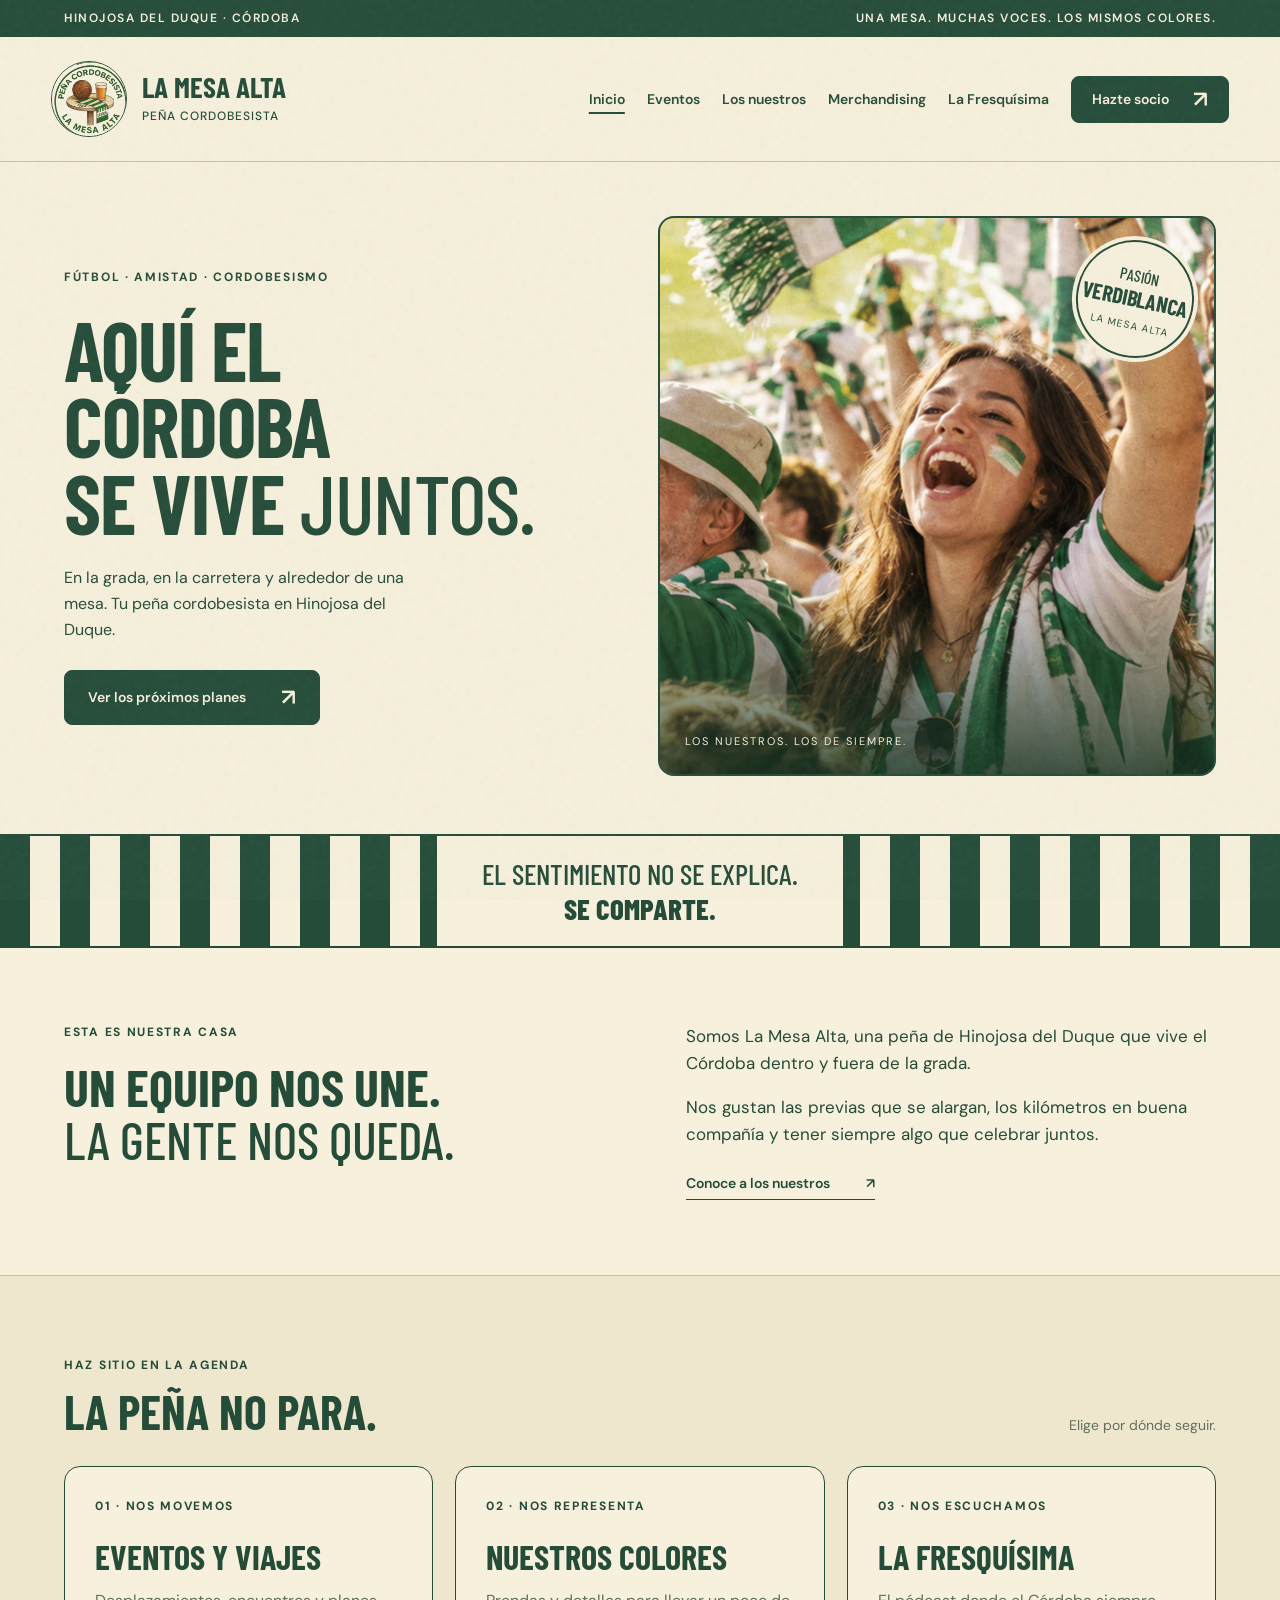
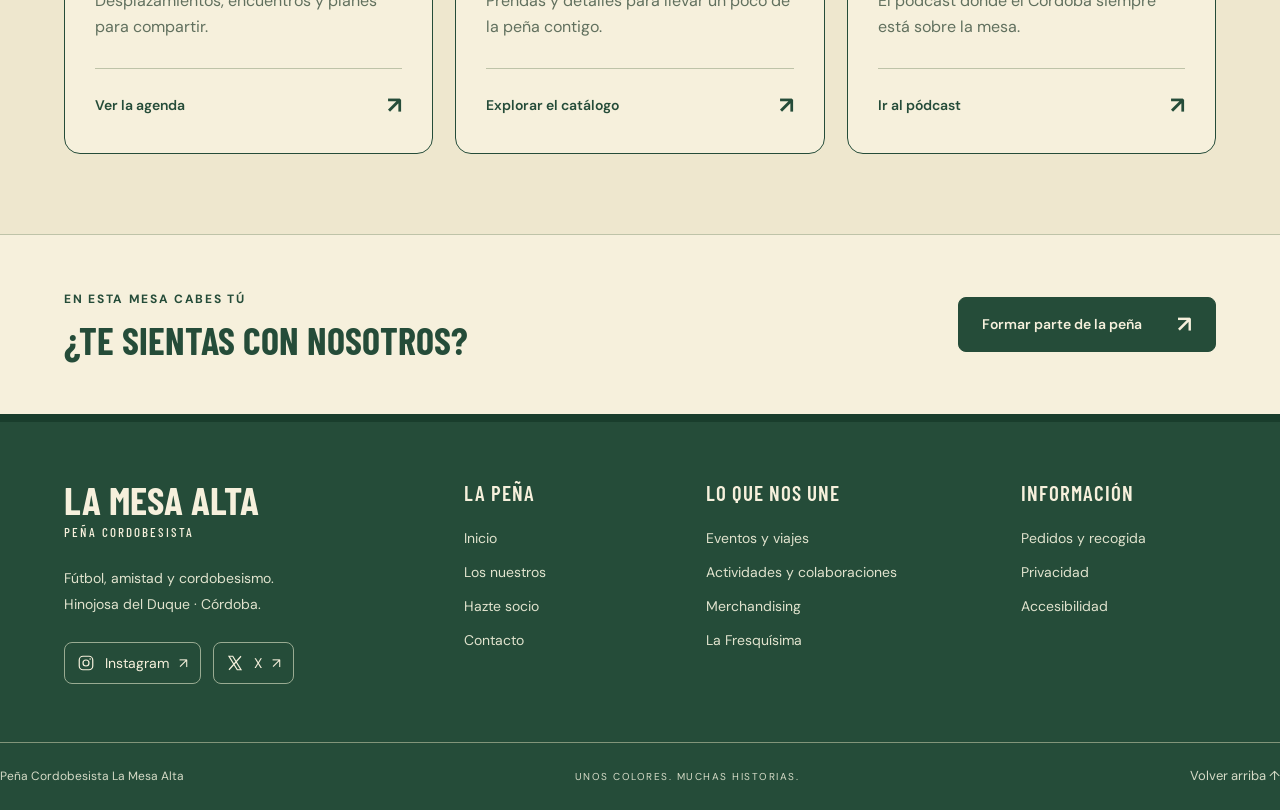
<file: index.html>
<!doctype html>
<html lang="es"><head><meta charset="utf-8"><meta name="viewport" content="width=device-width,initial-scale=1"><meta name="theme-color" content="#254c39"><meta name="description" content="La casa de la Peña Cordobesista La Mesa Alta en Hinojosa del Duque."><title>Inicio · La Mesa Alta</title><link rel="preconnect" href="https://fonts.googleapis.com"><link rel="preconnect" href="https://fonts.gstatic.com" crossorigin><link href="https://fonts.googleapis.com/css2?family=Barlow+Condensed:wght@500;600;700;800&family=DM+Sans:wght@400;500;600;700&display=swap" rel="stylesheet"><link rel="stylesheet" href="style.css"><script src="site-links.js" defer></script><script src="app.js" defer></script></head>
<body id="arriba"><a class="skip" href="#contenido">Saltar al contenido</a><div class="topline"><span>HINOJOSA DEL DUQUE · CÓRDOBA</span><span>UNA MESA. MUCHAS VOCES. LOS MISMOS COLORES.</span></div><header><a class="identity" href="index.html" aria-label="La Mesa Alta, inicio"><span class="crest"><img src="assets/brand.png" alt="Escudo de la Peña La Mesa Alta"></span><span>LA MESA ALTA<small>PEÑA CORDOBESISTA</small></span></a><button class="menu" aria-expanded="false" aria-controls="navigation">Menú <span>☰</span></button><nav id="navigation" aria-label="Navegación principal"><a href="index.html" aria-current="page">Inicio</a><a href="eventos.html">Eventos</a><a href="los-nuestros.html">Los nuestros</a><a href="merchandising.html">Merchandising</a><a href="la-fresquisima.html">La Fresquísima</a><a class="button small" href="los-nuestros.html#socios">Hazte socio <span>↗</span></a></nav></header><main id="contenido"><section class="hero" id="inicio"><div class="hero-copy"><p class="eyebrow">FÚTBOL · AMISTAD · CORDOBESISMO</p><h1>AQUÍ EL<br>CÓRDOBA<br>SE VIVE <em>JUNTOS.</em></h1><p class="intro">En la grada, en la carretera y alrededor de una mesa. Tu peña cordobesista en Hinojosa del Duque.</p><a class="button" href="eventos.html">Ver los próximos planes <span>↗</span></a></div><div class="hero-photo"><img src="assets/brand.png" alt="Aficionados con bufandas verdiblancas animando en la grada"><span class="photo-label">LOS NUESTROS. LOS DE SIEMPRE.</span><div class="stamp">PASIÓN<br><b>VERDIBLANCA</b><span>LA MESA ALTA</span></div></div></section><div class="ribbon"><span class="scarf-stripes" aria-hidden="true"></span><p>EL SENTIMIENTO NO SE EXPLICA.<br><b>SE COMPARTE.</b></p><span class="scarf-stripes" aria-hidden="true"></span></div><section class="section home-introduction"><div><p class="eyebrow">ESTA ES NUESTRA CASA</p><h2>UN EQUIPO NOS UNE.<br><em>LA GENTE NOS QUEDA.</em></h2></div><div><p>Somos La Mesa Alta, una peña de Hinojosa del Duque que vive el Córdoba dentro y fuera de la grada.</p><p>Nos gustan las previas que se alargan, los kilómetros en buena compañía y tener siempre algo que celebrar juntos.</p><a class="text-link" href="los-nuestros.html">Conoce a los nuestros <span>↗</span></a></div></section><section class="home-explore section"><div class="section-heading"><div><p class="eyebrow">HAZ SITIO EN LA AGENDA</p><h2>LA PEÑA NO PARA.</h2></div><p>Elige por dónde seguir.</p></div><div class="home-destinations"><a href="eventos.html"><span class="eyebrow">01 · NOS MOVEMOS</span><h3>EVENTOS Y VIAJES</h3><p>Desplazamientos, encuentros y planes para compartir.</p><span class="destination-link">Ver la agenda <b>↗</b></span></a><a href="merchandising.html"><span class="eyebrow">02 · NOS REPRESENTA</span><h3>NUESTROS COLORES</h3><p>Prendas y detalles para llevar un poco de la peña contigo.</p><span class="destination-link">Explorar el catálogo <b>↗</b></span></a><a href="la-fresquisima.html"><span class="eyebrow">03 · NOS ESCUCHAMOS</span><h3>LA FRESQUÍSIMA</h3><p>El pódcast donde el Córdoba siempre está sobre la mesa.</p><span class="destination-link">Ir al pódcast <b>↗</b></span></a></div></section><section class="home-members"><div><p class="eyebrow">EN ESTA MESA CABES TÚ</p><h2>¿TE SIENTAS CON NOSOTROS?</h2></div><a class="button" href="los-nuestros.html#socios">Formar parte de la peña <span>↗</span></a></section></main><footer class="site-footer"><div class="footer-main"><div class="footer-intro"><a class="footer-brand" href="index.html">LA MESA ALTA<span>PEÑA CORDOBESISTA</span></a><p>Fútbol, amistad y cordobesismo.<br>Hinojosa del Duque · Córdoba.</p><div class="footer-socials"><button data-social="instagram" data-dialog="instagram" aria-label="Instagram de La Mesa Alta"><svg viewBox="0 0 24 24" aria-hidden="true"><rect x="3" y="3" width="18" height="18" rx="5"/><circle cx="12" cy="12" r="4"/><circle cx="17.5" cy="6.5" r="1" fill="currentColor" stroke="none"/></svg>Instagram <span>↗</span></button><button data-social="x" data-dialog="x" aria-label="X de La Mesa Alta"><svg viewBox="0 0 24 24" aria-hidden="true"><path d="M4 3h5l11 18h-5L4 3Zm16 0L4 21"/></svg>X <span>↗</span></button></div></div><div class="footer-column"><h2>LA PEÑA</h2><a href="index.html">Inicio</a><a href="los-nuestros.html">Los nuestros</a><a href="los-nuestros.html#socios">Hazte socio</a><button data-dialog="contacto">Contacto</button></div><div class="footer-column"><h2>LO QUE NOS UNE</h2><a href="eventos.html">Eventos y viajes</a><a href="eventos.html#actividades">Actividades y colaboraciones</a><a href="merchandising.html">Merchandising</a><a href="la-fresquisima.html">La Fresquísima</a></div><div class="footer-column"><h2>INFORMACIÓN</h2><button data-dialog="pedidos">Pedidos y recogida</button><button data-dialog="privacidad">Privacidad</button><button data-dialog="accesibilidad">Accesibilidad</button></div></div><div class="footer-bottom"><p>Peña Cordobesista La Mesa Alta</p><span>UNOS COLORES. MUCHAS HISTORIAS.</span><a href="#arriba">Volver arriba ↑</a></div></footer><dialog id="info-dialog" aria-labelledby="dialog-title"><button class="close" aria-label="Cerrar ventana">×</button><p class="eyebrow">PEÑA CORDOBESISTA LA MESA ALTA</p><h2 id="dialog-title"></h2><div id="dialog-content"></div><button class="button dialog-done">Entendido</button></dialog></body></html>
</file>
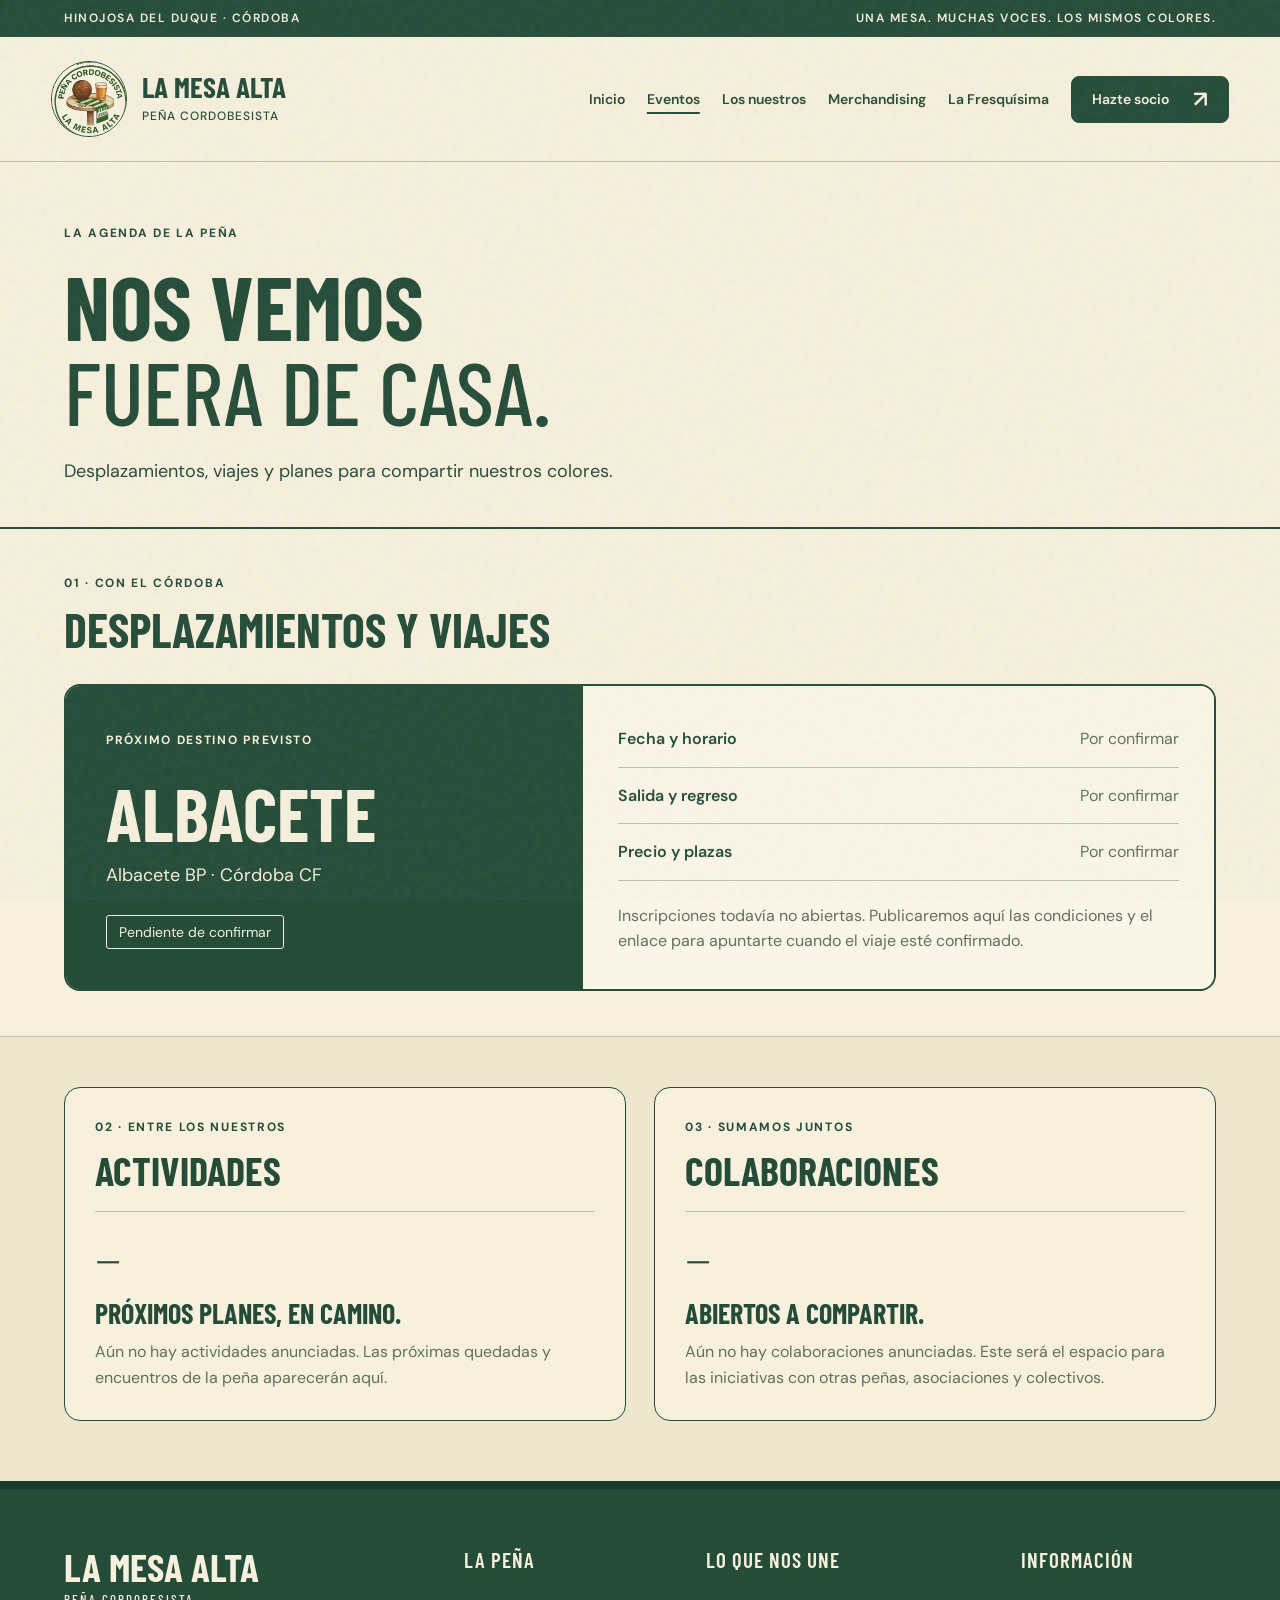
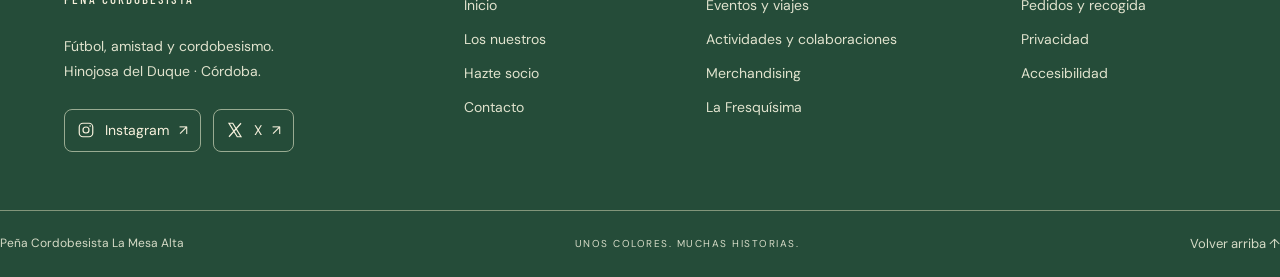
<file: eventos.html>
<!doctype html>
<html lang="es"><head><meta charset="utf-8"><meta name="viewport" content="width=device-width,initial-scale=1"><meta name="theme-color" content="#254c39"><meta name="description" content="Agenda de desplazamientos, viajes, actividades y colaboraciones de La Mesa Alta."><title>Eventos · La Mesa Alta</title><link rel="preconnect" href="https://fonts.googleapis.com"><link rel="preconnect" href="https://fonts.gstatic.com" crossorigin><link href="https://fonts.googleapis.com/css2?family=Barlow+Condensed:wght@500;600;700;800&family=DM+Sans:wght@400;500;600;700&display=swap" rel="stylesheet"><link rel="stylesheet" href="style.css"><script src="site-links.js" defer></script><script src="app.js" defer></script></head>
<body id="arriba"><a class="skip" href="#contenido">Saltar al contenido</a><div class="topline"><span>HINOJOSA DEL DUQUE · CÓRDOBA</span><span>UNA MESA. MUCHAS VOCES. LOS MISMOS COLORES.</span></div><header><a class="identity" href="index.html" aria-label="La Mesa Alta, inicio"><span class="crest"><img src="assets/brand.png" alt="Escudo de la Peña La Mesa Alta"></span><span>LA MESA ALTA<small>PEÑA CORDOBESISTA</small></span></a><button class="menu" aria-expanded="false" aria-controls="navigation">Menú <span>☰</span></button><nav id="navigation" aria-label="Navegación principal"><a href="index.html">Inicio</a><a href="eventos.html" aria-current="page">Eventos</a><a href="los-nuestros.html">Los nuestros</a><a href="merchandising.html">Merchandising</a><a href="la-fresquisima.html">La Fresquísima</a><a class="button small" href="los-nuestros.html#socios">Hazte socio <span>↗</span></a></nav></header><main id="contenido"><section class="section page-intro"><p class="eyebrow">LA AGENDA DE LA PEÑA</p><h1>NOS VEMOS<br><em>FUERA DE CASA.</em></h1><p>Desplazamientos, viajes y planes para compartir nuestros colores.</p></section><section class="section event-section" aria-labelledby="travel-title"><div class="section-heading"><div><p class="eyebrow">01 · CON EL CÓRDOBA</p><h2 id="travel-title">DESPLAZAMIENTOS Y VIAJES</h2></div></div><article class="event-feature"><div class="event-destination"><span class="eyebrow">PRÓXIMO DESTINO PREVISTO</span><h3>ALBACETE</h3><p>Albacete BP · Córdoba CF</p><span class="status-tag">Pendiente de confirmar</span></div><div class="event-information"><dl><div><dt>Fecha y horario</dt><dd>Por confirmar</dd></div><div><dt>Salida y regreso</dt><dd>Por confirmar</dd></div><div><dt>Precio y plazas</dt><dd>Por confirmar</dd></div></dl><p>Inscripciones todavía no abiertas. Publicaremos aquí las condiciones y el enlace para apuntarte cuando el viaje esté confirmado.</p></div></article></section><section class="section activity-section" id="actividades"><div class="activity-grid"><article><p class="eyebrow">02 · ENTRE LOS NUESTROS</p><h2>ACTIVIDADES</h2><div class="quiet-state"><span class="empty-mark" aria-hidden="true">—</span><h3>PRÓXIMOS PLANES, EN CAMINO.</h3><p>Aún no hay actividades anunciadas. Las próximas quedadas y encuentros de la peña aparecerán aquí.</p></div></article><article><p class="eyebrow">03 · SUMAMOS JUNTOS</p><h2>COLABORACIONES</h2><div class="quiet-state"><span class="empty-mark" aria-hidden="true">—</span><h3>ABIERTOS A COMPARTIR.</h3><p>Aún no hay colaboraciones anunciadas. Este será el espacio para las iniciativas con otras peñas, asociaciones y colectivos.</p></div></article></div></section></main><footer class="site-footer"><div class="footer-main"><div class="footer-intro"><a class="footer-brand" href="index.html">LA MESA ALTA<span>PEÑA CORDOBESISTA</span></a><p>Fútbol, amistad y cordobesismo.<br>Hinojosa del Duque · Córdoba.</p><div class="footer-socials"><button data-social="instagram" data-dialog="instagram" aria-label="Instagram de La Mesa Alta"><svg viewBox="0 0 24 24" aria-hidden="true"><rect x="3" y="3" width="18" height="18" rx="5"/><circle cx="12" cy="12" r="4"/><circle cx="17.5" cy="6.5" r="1" fill="currentColor" stroke="none"/></svg>Instagram <span>↗</span></button><button data-social="x" data-dialog="x" aria-label="X de La Mesa Alta"><svg viewBox="0 0 24 24" aria-hidden="true"><path d="M4 3h5l11 18h-5L4 3Zm16 0L4 21"/></svg>X <span>↗</span></button></div></div><div class="footer-column"><h2>LA PEÑA</h2><a href="index.html">Inicio</a><a href="los-nuestros.html">Los nuestros</a><a href="los-nuestros.html#socios">Hazte socio</a><button data-dialog="contacto">Contacto</button></div><div class="footer-column"><h2>LO QUE NOS UNE</h2><a href="eventos.html">Eventos y viajes</a><a href="eventos.html#actividades">Actividades y colaboraciones</a><a href="merchandising.html">Merchandising</a><a href="la-fresquisima.html">La Fresquísima</a></div><div class="footer-column"><h2>INFORMACIÓN</h2><button data-dialog="pedidos">Pedidos y recogida</button><button data-dialog="privacidad">Privacidad</button><button data-dialog="accesibilidad">Accesibilidad</button></div></div><div class="footer-bottom"><p>Peña Cordobesista La Mesa Alta</p><span>UNOS COLORES. MUCHAS HISTORIAS.</span><a href="#arriba">Volver arriba ↑</a></div></footer><dialog id="info-dialog" aria-labelledby="dialog-title"><button class="close" aria-label="Cerrar ventana">×</button><p class="eyebrow">PEÑA CORDOBESISTA LA MESA ALTA</p><h2 id="dialog-title"></h2><div id="dialog-content"></div><button class="button dialog-done">Entendido</button></dialog></body></html>
</file>
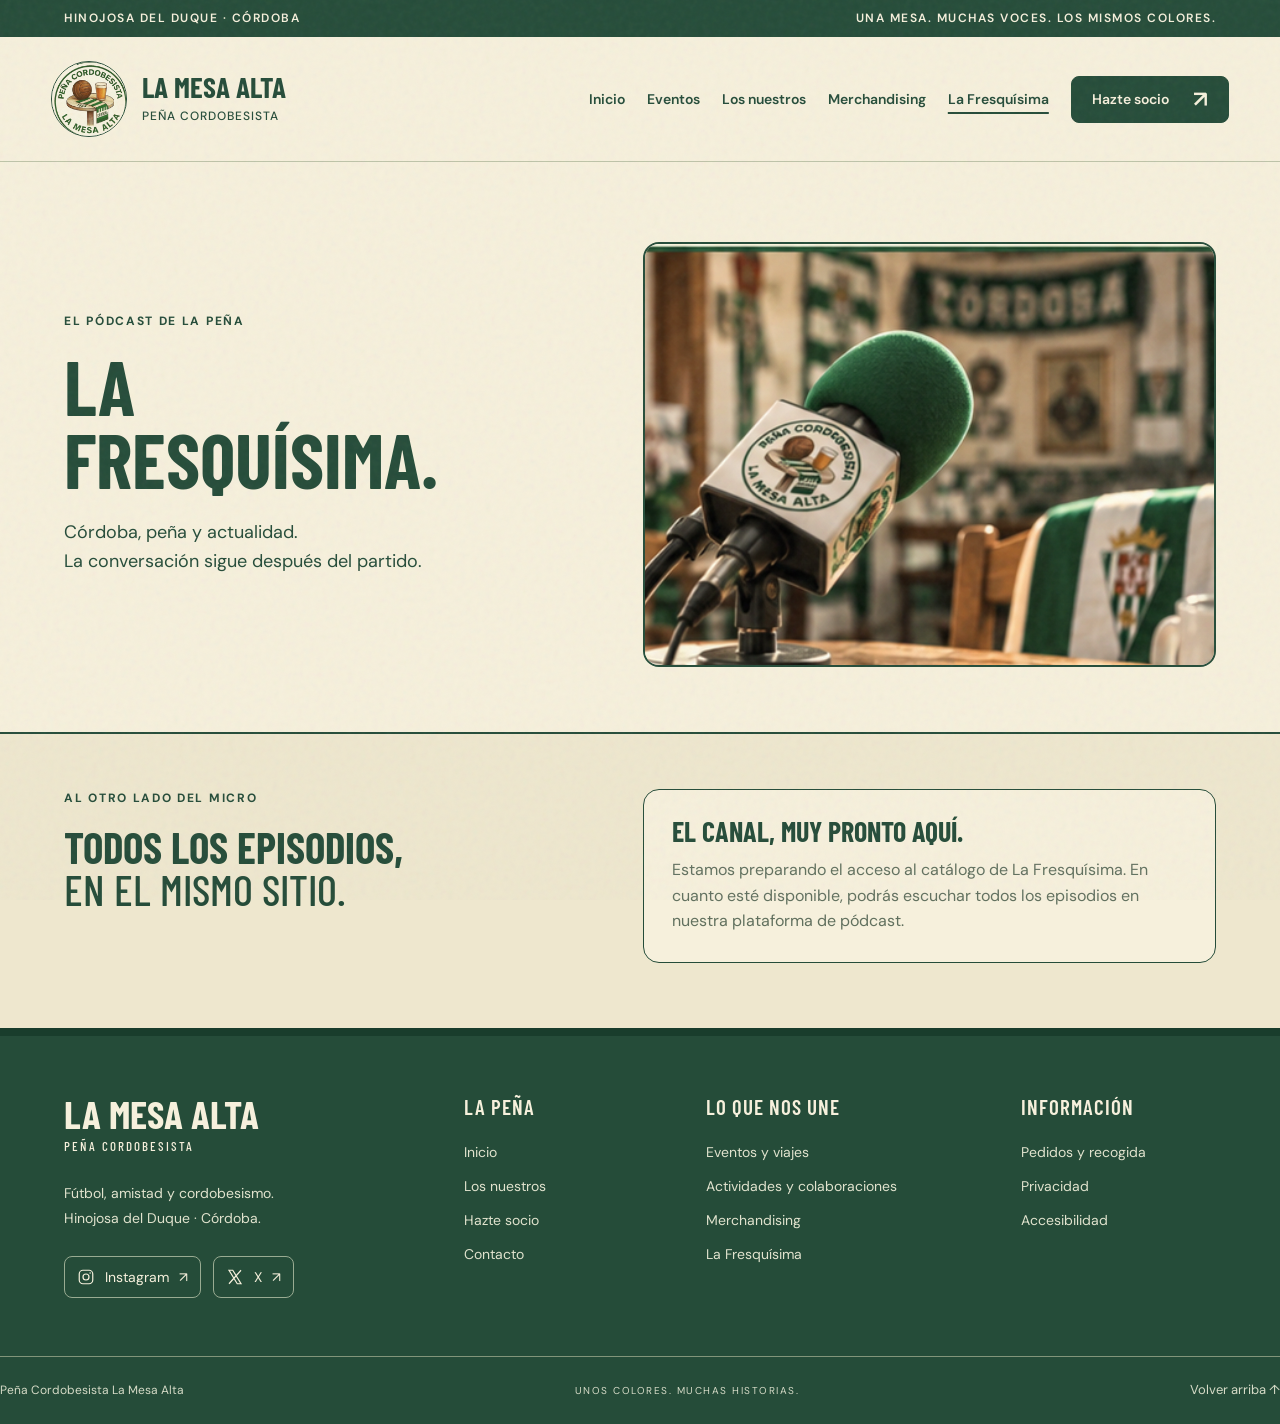
<file: la-fresquisima.html>
<!doctype html>
<html lang="es"><head><meta charset="utf-8"><meta name="viewport" content="width=device-width,initial-scale=1"><meta name="theme-color" content="#254c39"><meta name="description" content="El pódcast de La Mesa Alta: Córdoba, peña y actualidad. Accede al catálogo de episodios."><title>La Fresquísima · La Mesa Alta</title><link rel="preconnect" href="https://fonts.googleapis.com"><link rel="preconnect" href="https://fonts.gstatic.com" crossorigin><link href="https://fonts.googleapis.com/css2?family=Barlow+Condensed:wght@500;600;700;800&family=DM+Sans:wght@400;500;600;700&display=swap" rel="stylesheet"><link rel="stylesheet" href="style.css"><script src="site-links.js" defer></script><script src="app.js" defer></script></head>
<body id="arriba"><a class="skip" href="#contenido">Saltar al contenido</a><div class="topline"><span>HINOJOSA DEL DUQUE · CÓRDOBA</span><span>UNA MESA. MUCHAS VOCES. LOS MISMOS COLORES.</span></div><header><a class="identity" href="index.html" aria-label="La Mesa Alta, inicio"><span class="crest"><img src="assets/brand.png" alt="Escudo de la Peña La Mesa Alta"></span><span>LA MESA ALTA<small>PEÑA CORDOBESISTA</small></span></a><button class="menu" aria-expanded="false" aria-controls="navigation">Menú <span>☰</span></button><nav id="navigation" aria-label="Navegación principal"><a href="index.html">Inicio</a><a href="eventos.html">Eventos</a><a href="los-nuestros.html">Los nuestros</a><a href="merchandising.html">Merchandising</a><a href="la-fresquisima.html" aria-current="page">La Fresquísima</a><a class="button small" href="los-nuestros.html#socios">Hazte socio <span>↗</span></a></nav></header><main id="contenido"><section class="section podcast-hero"><div><p class="eyebrow">EL PÓDCAST DE LA PEÑA</p><h1>LA<br>FRESQUÍSIMA.</h1><p>Córdoba, peña y actualidad.<br>La conversación sigue después del partido.</p><a class="button" id="podcast-channel" hidden target="_blank" rel="noopener noreferrer">Todos los episodios <span>↗</span></a></div><div class="podcast-photo"><img src="assets/podcast.png" alt="Micrófono de La Fresquísima en la mesa de la peña"></div></section><section class="section podcast-catalog" aria-labelledby="episodes-title"><div class="catalog-heading"><p class="eyebrow">AL OTRO LADO DEL MICRO</p><h2 id="episodes-title">TODOS LOS EPISODIOS,<br><em>EN EL MISMO SITIO.</em></h2></div><div id="podcast-pending" class="quiet-state"><h3>EL CANAL, MUY PRONTO AQUÍ.</h3><p>Estamos preparando el acceso al catálogo de La Fresquísima. En cuanto esté disponible, podrás escuchar todos los episodios en nuestra plataforma de pódcast.</p></div><div id="podcast-ready" class="quiet-state" hidden><h3>DALE AL PLAY.</h3><p>El catálogo completo y los nuevos episodios te esperan en nuestro canal. El enlace de arriba te lleva directamente a la plataforma para escucharlos.</p></div></section></main><footer class="site-footer"><div class="footer-main"><div class="footer-intro"><a class="footer-brand" href="index.html">LA MESA ALTA<span>PEÑA CORDOBESISTA</span></a><p>Fútbol, amistad y cordobesismo.<br>Hinojosa del Duque · Córdoba.</p><div class="footer-socials"><button data-social="instagram" data-dialog="instagram" aria-label="Instagram de La Mesa Alta"><svg viewBox="0 0 24 24" aria-hidden="true"><rect x="3" y="3" width="18" height="18" rx="5"/><circle cx="12" cy="12" r="4"/><circle cx="17.5" cy="6.5" r="1" fill="currentColor" stroke="none"/></svg>Instagram <span>↗</span></button><button data-social="x" data-dialog="x" aria-label="X de La Mesa Alta"><svg viewBox="0 0 24 24" aria-hidden="true"><path d="M4 3h5l11 18h-5L4 3Zm16 0L4 21"/></svg>X <span>↗</span></button></div></div><div class="footer-column"><h2>LA PEÑA</h2><a href="index.html">Inicio</a><a href="los-nuestros.html">Los nuestros</a><a href="los-nuestros.html#socios">Hazte socio</a><button data-dialog="contacto">Contacto</button></div><div class="footer-column"><h2>LO QUE NOS UNE</h2><a href="eventos.html">Eventos y viajes</a><a href="eventos.html#actividades">Actividades y colaboraciones</a><a href="merchandising.html">Merchandising</a><a href="la-fresquisima.html">La Fresquísima</a></div><div class="footer-column"><h2>INFORMACIÓN</h2><button data-dialog="pedidos">Pedidos y recogida</button><button data-dialog="privacidad">Privacidad</button><button data-dialog="accesibilidad">Accesibilidad</button></div></div><div class="footer-bottom"><p>Peña Cordobesista La Mesa Alta</p><span>UNOS COLORES. MUCHAS HISTORIAS.</span><a href="#arriba">Volver arriba ↑</a></div></footer><dialog id="info-dialog" aria-labelledby="dialog-title"><button class="close" aria-label="Cerrar ventana">×</button><p class="eyebrow">PEÑA CORDOBESISTA LA MESA ALTA</p><h2 id="dialog-title"></h2><div id="dialog-content"></div><button class="button dialog-done">Entendido</button></dialog></body></html>
</file>
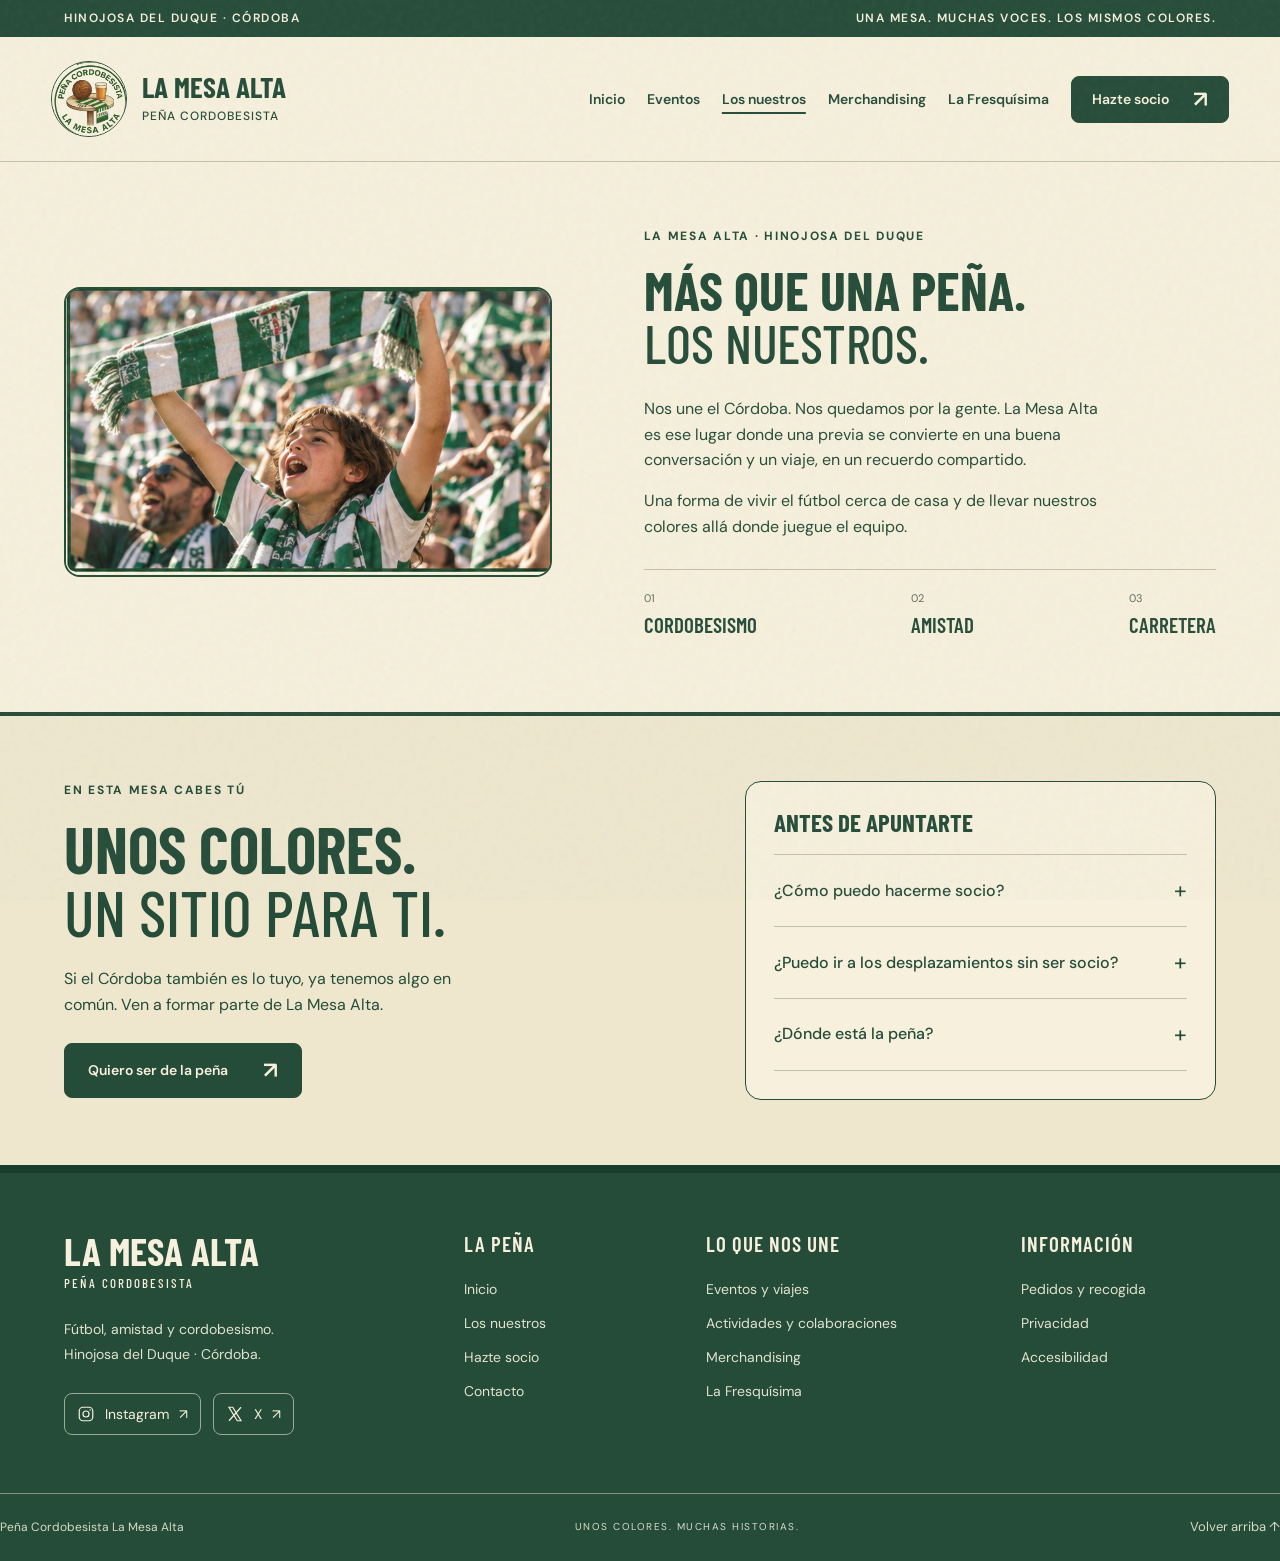
<file: los-nuestros.html>
<!doctype html>
<html lang="es"><head><meta charset="utf-8"><meta name="viewport" content="width=device-width,initial-scale=1"><meta name="theme-color" content="#254c39"><meta name="description" content="Conoce La Mesa Alta y cómo formar parte de nuestra peña cordobesista."><title>Los nuestros · La Mesa Alta</title><link rel="preconnect" href="https://fonts.googleapis.com"><link rel="preconnect" href="https://fonts.gstatic.com" crossorigin><link href="https://fonts.googleapis.com/css2?family=Barlow+Condensed:wght@500;600;700;800&family=DM+Sans:wght@400;500;600;700&display=swap" rel="stylesheet"><link rel="stylesheet" href="style.css"><script src="site-links.js" defer></script><script src="app.js" defer></script></head>
<body id="arriba"><a class="skip" href="#contenido">Saltar al contenido</a><div class="topline"><span>HINOJOSA DEL DUQUE · CÓRDOBA</span><span>UNA MESA. MUCHAS VOCES. LOS MISMOS COLORES.</span></div><header><a class="identity" href="index.html" aria-label="La Mesa Alta, inicio"><span class="crest"><img src="assets/brand.png" alt="Escudo de la Peña La Mesa Alta"></span><span>LA MESA ALTA<small>PEÑA CORDOBESISTA</small></span></a><button class="menu" aria-expanded="false" aria-controls="navigation">Menú <span>☰</span></button><nav id="navigation" aria-label="Navegación principal"><a href="index.html">Inicio</a><a href="eventos.html">Eventos</a><a href="los-nuestros.html" aria-current="page">Los nuestros</a><a href="merchandising.html">Merchandising</a><a href="la-fresquisima.html">La Fresquísima</a><a class="button small" href="los-nuestros.html#socios">Hazte socio <span>↗</span></a></nav></header><main id="contenido"><section class="about section" id="pena"><div class="about-photo"><img src="assets/community.png" alt="Un joven aficionado levanta su bufanda del Córdoba en la grada" loading="lazy"></div><div class="about-copy"><p class="eyebrow">LA MESA ALTA · HINOJOSA DEL DUQUE</p><h1>MÁS QUE UNA PEÑA.<br><em>LOS NUESTROS.</em></h1><p>Nos une el Córdoba. Nos quedamos por la gente. La Mesa Alta es ese lugar donde una previa se convierte en una buena conversación y un viaje, en un recuerdo compartido.</p><p>Una forma de vivir el fútbol cerca de casa y de llevar nuestros colores allá donde juegue el equipo.</p><div class="values"><span>01 <b>CORDOBESISMO</b></span><span>02 <b>AMISTAD</b></span><span>03 <b>CARRETERA</b></span></div></div></section><section class="join" id="socios"><div class="join-stripes" aria-hidden="true"></div><div class="join-copy"><p class="eyebrow">EN ESTA MESA CABES TÚ</p><h2>UNOS COLORES.<br><em>UN SITIO PARA TI.</em></h2><p>Si el Córdoba también es lo tuyo, ya tenemos algo en común. Ven a formar parte de La Mesa Alta.</p><button class="button cream" data-dialog="socio">Quiero ser de la peña <span>↗</span></button></div><div class="join-info"><h3>ANTES DE APUNTARTE</h3><details><summary>¿Cómo puedo hacerme socio?<span>+</span></summary><p>El alta se tramita con la peña. Estamos preparando el canal de contacto para que puedas consultar la cuota y los pasos para unirte.</p></details><details><summary>¿Puedo ir a los desplazamientos sin ser socio?<span>+</span></summary><p>Las condiciones para socios y no socios se indicarán en cada viaje, junto con el precio y las plazas disponibles.</p></details><details><summary>¿Dónde está la peña?<span>+</span></summary><p>En Hinojosa del Duque, Córdoba. La dirección de la sede y los horarios de encuentro se publicarán cuando estén confirmados.</p></details></div></section></main><footer class="site-footer"><div class="footer-main"><div class="footer-intro"><a class="footer-brand" href="index.html">LA MESA ALTA<span>PEÑA CORDOBESISTA</span></a><p>Fútbol, amistad y cordobesismo.<br>Hinojosa del Duque · Córdoba.</p><div class="footer-socials"><button data-social="instagram" data-dialog="instagram" aria-label="Instagram de La Mesa Alta"><svg viewBox="0 0 24 24" aria-hidden="true"><rect x="3" y="3" width="18" height="18" rx="5"/><circle cx="12" cy="12" r="4"/><circle cx="17.5" cy="6.5" r="1" fill="currentColor" stroke="none"/></svg>Instagram <span>↗</span></button><button data-social="x" data-dialog="x" aria-label="X de La Mesa Alta"><svg viewBox="0 0 24 24" aria-hidden="true"><path d="M4 3h5l11 18h-5L4 3Zm16 0L4 21"/></svg>X <span>↗</span></button></div></div><div class="footer-column"><h2>LA PEÑA</h2><a href="index.html">Inicio</a><a href="los-nuestros.html">Los nuestros</a><a href="los-nuestros.html#socios">Hazte socio</a><button data-dialog="contacto">Contacto</button></div><div class="footer-column"><h2>LO QUE NOS UNE</h2><a href="eventos.html">Eventos y viajes</a><a href="eventos.html#actividades">Actividades y colaboraciones</a><a href="merchandising.html">Merchandising</a><a href="la-fresquisima.html">La Fresquísima</a></div><div class="footer-column"><h2>INFORMACIÓN</h2><button data-dialog="pedidos">Pedidos y recogida</button><button data-dialog="privacidad">Privacidad</button><button data-dialog="accesibilidad">Accesibilidad</button></div></div><div class="footer-bottom"><p>Peña Cordobesista La Mesa Alta</p><span>UNOS COLORES. MUCHAS HISTORIAS.</span><a href="#arriba">Volver arriba ↑</a></div></footer><dialog id="info-dialog" aria-labelledby="dialog-title"><button class="close" aria-label="Cerrar ventana">×</button><p class="eyebrow">PEÑA CORDOBESISTA LA MESA ALTA</p><h2 id="dialog-title"></h2><div id="dialog-content"></div><button class="button dialog-done">Entendido</button></dialog></body></html>
</file>
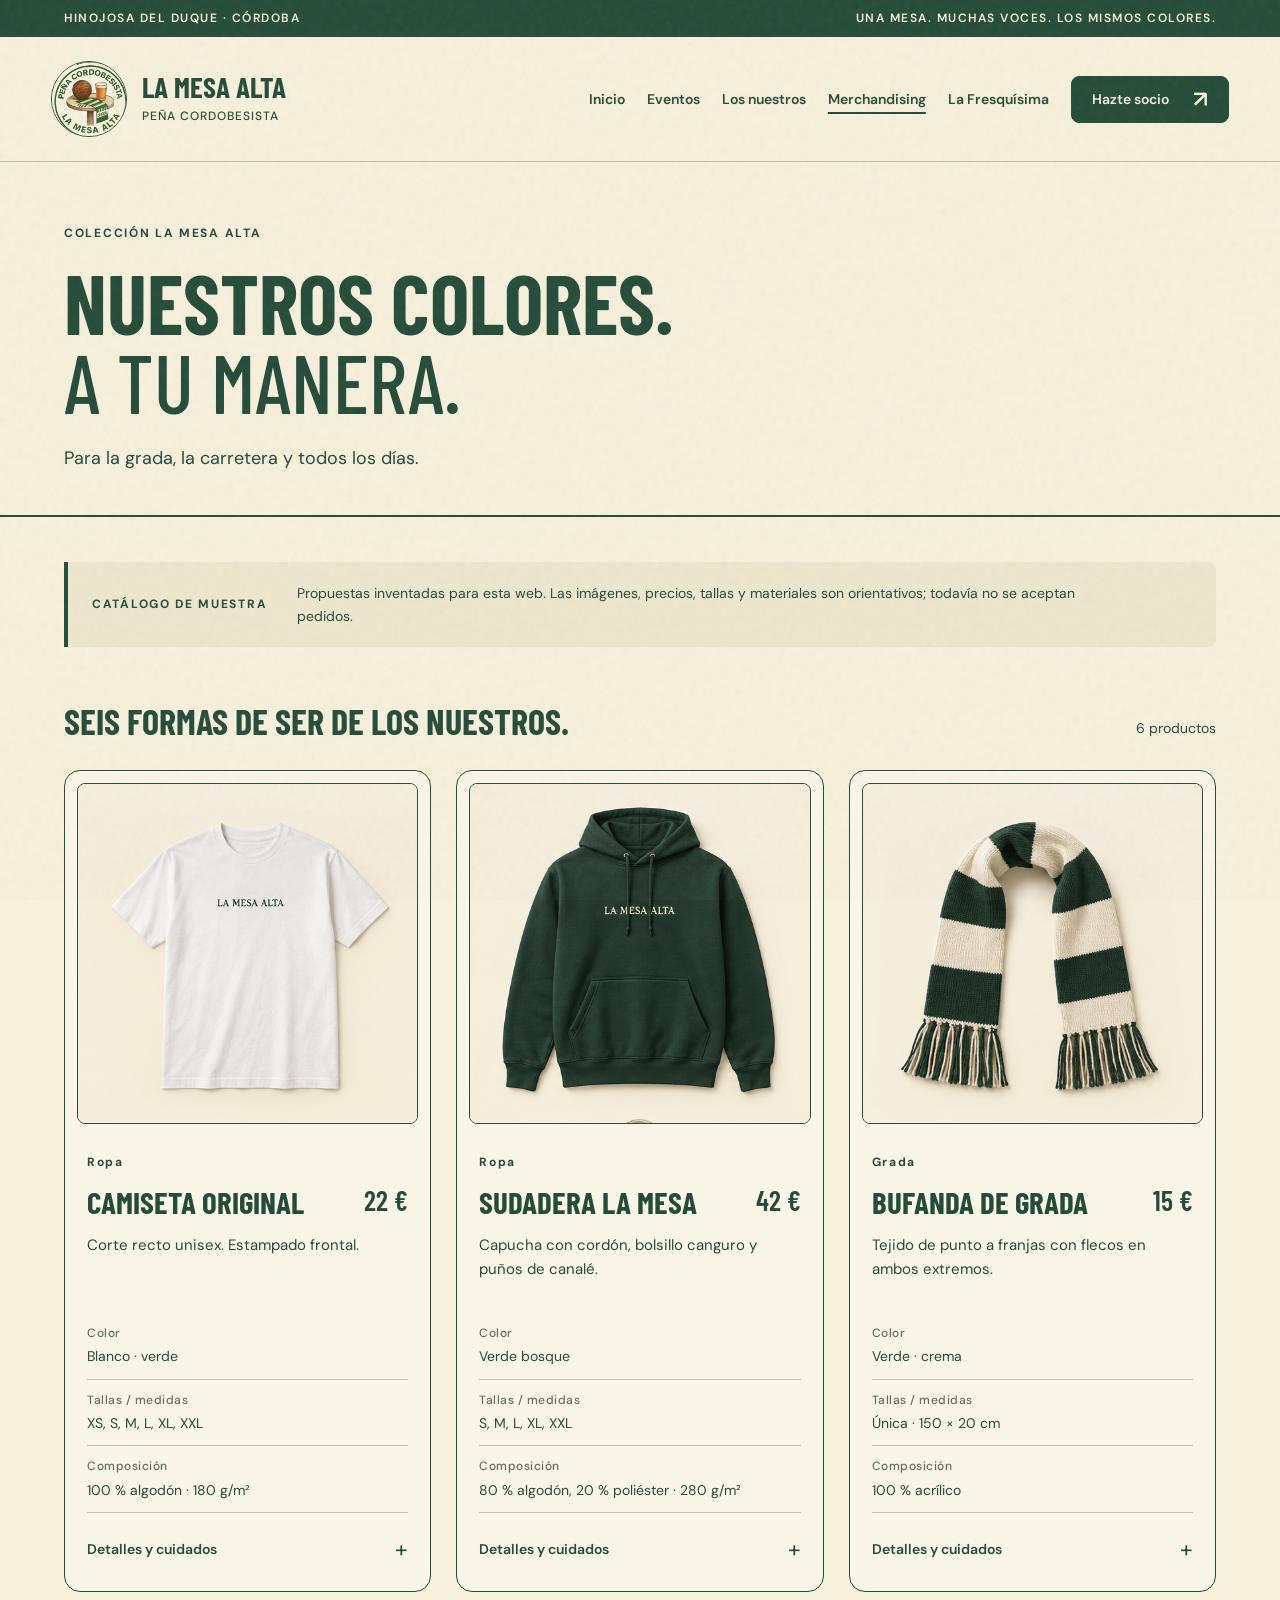
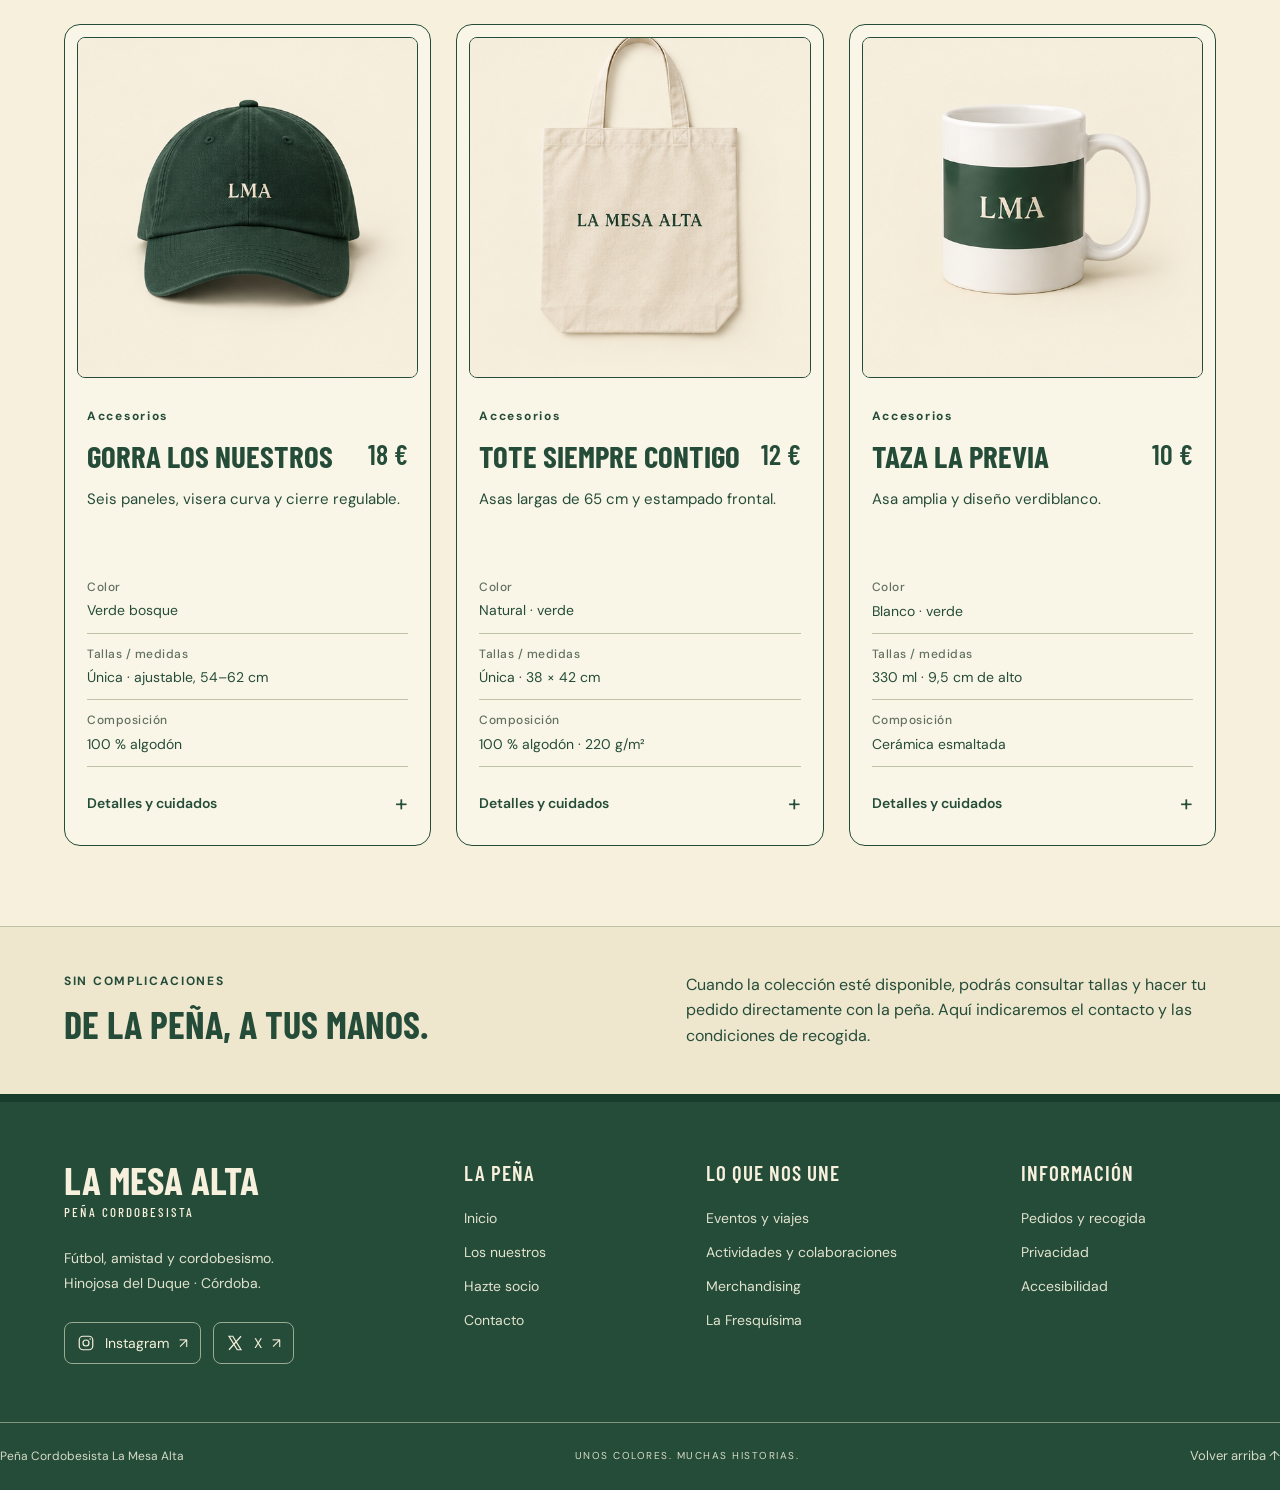
<file: merchandising.html>
<!doctype html>
<html lang="es"><head><meta charset="utf-8"><meta name="viewport" content="width=device-width,initial-scale=1"><meta name="theme-color" content="#254c39"><meta name="description" content="Catálogo de muestra de La Mesa Alta: ropa, bufandas y accesorios de la peña."><title>Merchandising · La Mesa Alta</title><link rel="preconnect" href="https://fonts.googleapis.com"><link rel="preconnect" href="https://fonts.gstatic.com" crossorigin><link href="https://fonts.googleapis.com/css2?family=Barlow+Condensed:wght@500;600;700;800&family=DM+Sans:wght@400;500;600;700&display=swap" rel="stylesheet"><link rel="stylesheet" href="style.css"><script src="site-links.js" defer></script><script src="app.js" defer></script></head>
<body id="arriba"><a class="skip" href="#contenido">Saltar al contenido</a><div class="topline"><span>HINOJOSA DEL DUQUE · CÓRDOBA</span><span>UNA MESA. MUCHAS VOCES. LOS MISMOS COLORES.</span></div><header><a class="identity" href="index.html" aria-label="La Mesa Alta, inicio"><span class="crest"><img src="assets/brand.png" alt="Escudo de la Peña La Mesa Alta"></span><span>LA MESA ALTA<small>PEÑA CORDOBESISTA</small></span></a><button class="menu" aria-expanded="false" aria-controls="navigation">Menú <span>☰</span></button><nav id="navigation" aria-label="Navegación principal"><a href="index.html">Inicio</a><a href="eventos.html">Eventos</a><a href="los-nuestros.html">Los nuestros</a><a href="merchandising.html" aria-current="page">Merchandising</a><a href="la-fresquisima.html">La Fresquísima</a><a class="button small" href="los-nuestros.html#socios">Hazte socio <span>↗</span></a></nav></header><main id="contenido"><section class="section page-intro catalog-intro"><p class="eyebrow">COLECCIÓN LA MESA ALTA</p><h1>NUESTROS COLORES.<br><em>A TU MANERA.</em></h1><p>Para la grada, la carretera y todos los días.</p></section><section class="section catalog-section" aria-labelledby="catalog-title"><div class="catalog-notice"><span class="eyebrow">CATÁLOGO DE MUESTRA</span><p>Propuestas inventadas para esta web. Las imágenes, precios, tallas y materiales son orientativos; todavía no se aceptan pedidos.</p></div><div class="section-heading"><h2 id="catalog-title">SEIS FORMAS DE SER DE LOS NUESTROS.</h2><span class="catalog-count">6 productos</span></div><div class="catalog-grid"><article class="catalog-card"><div class="catalog-photo"><img src="assets/merch-concepts.png" alt="Camiseta blanca de muestra con texto verde" loading="lazy" style="left:-0%;top:-0%"></div><div class="catalog-copy"><span class="eyebrow">Ropa</span><div class="product-title"><h2>Camiseta Original</h2><span class="product-price">22 €</span></div><p>Corte recto unisex. Estampado frontal.</p><dl><div><dt>Color</dt><dd>Blanco · verde</dd></div><div><dt>Tallas / medidas</dt><dd>XS, S, M, L, XL, XXL</dd></div><div><dt>Composición</dt><dd>100 % algodón · 180 g/m²</dd></div></dl><details><summary>Detalles y cuidados <span>+</span></summary><div class="product-care"><p>Lavar del revés a 30 °C. No usar secadora.</p><p>Producto de muestra. Disponibilidad, precio final y recogida pendientes de confirmar.</p></div></details></div></article><article class="catalog-card"><div class="catalog-photo"><img src="assets/merch-concepts.png" alt="Sudadera verde de muestra con capucha" loading="lazy" style="left:-100%;top:-0%"></div><div class="catalog-copy"><span class="eyebrow">Ropa</span><div class="product-title"><h2>Sudadera La Mesa</h2><span class="product-price">42 €</span></div><p>Capucha con cordón, bolsillo canguro y puños de canalé.</p><dl><div><dt>Color</dt><dd>Verde bosque</dd></div><div><dt>Tallas / medidas</dt><dd>S, M, L, XL, XXL</dd></div><div><dt>Composición</dt><dd>80 % algodón, 20 % poliéster · 280 g/m²</dd></div></dl><details><summary>Detalles y cuidados <span>+</span></summary><div class="product-care"><p>Lavar del revés a 30 °C. No planchar el estampado.</p><p>Producto de muestra. Disponibilidad, precio final y recogida pendientes de confirmar.</p></div></details></div></article><article class="catalog-card"><div class="catalog-photo"><img src="assets/merch-concepts.png" alt="Bufanda de muestra con rayas verdes y crema" loading="lazy" style="left:-200%;top:-0%"></div><div class="catalog-copy"><span class="eyebrow">Grada</span><div class="product-title"><h2>Bufanda de Grada</h2><span class="product-price">15 €</span></div><p>Tejido de punto a franjas con flecos en ambos extremos.</p><dl><div><dt>Color</dt><dd>Verde · crema</dd></div><div><dt>Tallas / medidas</dt><dd>Única · 150 × 20 cm</dd></div><div><dt>Composición</dt><dd>100 % acrílico</dd></div></dl><details><summary>Detalles y cuidados <span>+</span></summary><div class="product-care"><p>Lavar a mano en agua fría. Secar en horizontal.</p><p>Producto de muestra. Disponibilidad, precio final y recogida pendientes de confirmar.</p></div></details></div></article><article class="catalog-card"><div class="catalog-photo"><img src="assets/merch-concepts.png" alt="Gorra verde de muestra con iniciales LMA" loading="lazy" style="left:-0%;top:-100%"></div><div class="catalog-copy"><span class="eyebrow">Accesorios</span><div class="product-title"><h2>Gorra Los Nuestros</h2><span class="product-price">18 €</span></div><p>Seis paneles, visera curva y cierre regulable.</p><dl><div><dt>Color</dt><dd>Verde bosque</dd></div><div><dt>Tallas / medidas</dt><dd>Única · ajustable, 54–62 cm</dd></div><div><dt>Composición</dt><dd>100 % algodón</dd></div></dl><details><summary>Detalles y cuidados <span>+</span></summary><div class="product-care"><p>Limpiar a mano con un paño húmedo.</p><p>Producto de muestra. Disponibilidad, precio final y recogida pendientes de confirmar.</p></div></details></div></article><article class="catalog-card"><div class="catalog-photo"><img src="assets/merch-concepts.png" alt="Bolsa de algodón de muestra con texto La Mesa Alta" loading="lazy" style="left:-100%;top:-100%"></div><div class="catalog-copy"><span class="eyebrow">Accesorios</span><div class="product-title"><h2>Tote Siempre Contigo</h2><span class="product-price">12 €</span></div><p>Asas largas de 65 cm y estampado frontal.</p><dl><div><dt>Color</dt><dd>Natural · verde</dd></div><div><dt>Tallas / medidas</dt><dd>Única · 38 × 42 cm</dd></div><div><dt>Composición</dt><dd>100 % algodón · 220 g/m²</dd></div></dl><details><summary>Detalles y cuidados <span>+</span></summary><div class="product-care"><p>Lavar a mano en frío. No usar secadora.</p><p>Producto de muestra. Disponibilidad, precio final y recogida pendientes de confirmar.</p></div></details></div></article><article class="catalog-card"><div class="catalog-photo"><img src="assets/merch-concepts.png" alt="Taza blanca y verde de muestra con iniciales LMA" loading="lazy" style="left:-200%;top:-100%"></div><div class="catalog-copy"><span class="eyebrow">Accesorios</span><div class="product-title"><h2>Taza La Previa</h2><span class="product-price">10 €</span></div><p>Asa amplia y diseño verdiblanco.</p><dl><div><dt>Color</dt><dd>Blanco · verde</dd></div><div><dt>Tallas / medidas</dt><dd>330 ml · 9,5 cm de alto</dd></div><div><dt>Composición</dt><dd>Cerámica esmaltada</dd></div></dl><details><summary>Detalles y cuidados <span>+</span></summary><div class="product-care"><p>Lavado a mano recomendado.</p><p>Producto de muestra. Disponibilidad, precio final y recogida pendientes de confirmar.</p></div></details></div></article></div></section><section class="order-band"><div><p class="eyebrow">SIN COMPLICACIONES</p><h2>DE LA PEÑA, A TUS MANOS.</h2></div><p>Cuando la colección esté disponible, podrás consultar tallas y hacer tu pedido directamente con la peña. Aquí indicaremos el contacto y las condiciones de recogida.</p></section></main><footer class="site-footer"><div class="footer-main"><div class="footer-intro"><a class="footer-brand" href="index.html">LA MESA ALTA<span>PEÑA CORDOBESISTA</span></a><p>Fútbol, amistad y cordobesismo.<br>Hinojosa del Duque · Córdoba.</p><div class="footer-socials"><button data-social="instagram" data-dialog="instagram" aria-label="Instagram de La Mesa Alta"><svg viewBox="0 0 24 24" aria-hidden="true"><rect x="3" y="3" width="18" height="18" rx="5"/><circle cx="12" cy="12" r="4"/><circle cx="17.5" cy="6.5" r="1" fill="currentColor" stroke="none"/></svg>Instagram <span>↗</span></button><button data-social="x" data-dialog="x" aria-label="X de La Mesa Alta"><svg viewBox="0 0 24 24" aria-hidden="true"><path d="M4 3h5l11 18h-5L4 3Zm16 0L4 21"/></svg>X <span>↗</span></button></div></div><div class="footer-column"><h2>LA PEÑA</h2><a href="index.html">Inicio</a><a href="los-nuestros.html">Los nuestros</a><a href="los-nuestros.html#socios">Hazte socio</a><button data-dialog="contacto">Contacto</button></div><div class="footer-column"><h2>LO QUE NOS UNE</h2><a href="eventos.html">Eventos y viajes</a><a href="eventos.html#actividades">Actividades y colaboraciones</a><a href="merchandising.html">Merchandising</a><a href="la-fresquisima.html">La Fresquísima</a></div><div class="footer-column"><h2>INFORMACIÓN</h2><button data-dialog="pedidos">Pedidos y recogida</button><button data-dialog="privacidad">Privacidad</button><button data-dialog="accesibilidad">Accesibilidad</button></div></div><div class="footer-bottom"><p>Peña Cordobesista La Mesa Alta</p><span>UNOS COLORES. MUCHAS HISTORIAS.</span><a href="#arriba">Volver arriba ↑</a></div></footer><dialog id="info-dialog" aria-labelledby="dialog-title"><button class="close" aria-label="Cerrar ventana">×</button><p class="eyebrow">PEÑA CORDOBESISTA LA MESA ALTA</p><h2 id="dialog-title"></h2><div id="dialog-content"></div><button class="button dialog-done">Entendido</button></dialog></body></html>
</file>
<file: style.css>
:root{--cream:#f6f0dc;--green:#254c39;--dark:#193d2c;--line:#bec3a8;--muted:#61705e;--display:'Barlow Condensed',Impact,'Arial Narrow',sans-serif}*{box-sizing:border-box}html{scroll-behavior:smooth;scroll-padding-top:105px}body{margin:0;color:var(--green);background:var(--cream);font-family:'DM Sans',Arial,sans-serif;font-size:16px;line-height:1.6}body:before{content:'';position:fixed;inset:0;pointer-events:none;opacity:.16;z-index:8;background-image:url("data:image/svg+xml,%3Csvg viewBox='0 0 180 180' xmlns='http://www.w3.org/2000/svg'%3E%3Cfilter id='n'%3E%3CfeTurbulence type='fractalNoise' baseFrequency='.8' numOctaves='3' stitchTiles='stitch'/%3E%3C/filter%3E%3Cpath fill='%23827751' opacity='.35' filter='url(%23n)' d='M0 0h180v180H0z'/%3E%3C/svg%3E")}a{color:inherit;text-decoration:none}button{font:inherit;cursor:pointer}a,button,summary{-webkit-tap-highlight-color:transparent}button:focus-visible,a:focus-visible,summary:focus-visible{outline:3px solid #bc802f;outline-offset:5px}h1,h2,h3,p{margin:0}h1,h2,h3{font-family:var(--display);font-weight:700;line-height:.98}em{font-style:normal;font-weight:500}img{display:block}section{scroll-margin-top:20px}.topline{background:var(--green);color:var(--cream);display:flex;justify-content:space-between;padding:9px 5%;font-size:11px;letter-spacing:1.5px;font-weight:600}header{max-width:1440px;margin:auto;display:flex;justify-content:space-between;align-items:center;padding:24px 5%;gap:25px;border-bottom:1px solid var(--line)}.identity{display:flex;align-items:center;gap:15px;font:700 29px/.95 var(--display)}.identity small{display:block;font:500 11px/1.5 'DM Sans',sans-serif;letter-spacing:2px;margin-top:7px}.crest{width:76px;height:76px;position:relative;overflow:hidden;border-radius:50%;flex-shrink:0}.crest img{position:absolute;width:291px;max-width:none;left:-107px;top:-14px}nav{display:flex;align-items:center;gap:35px;font-size:14px;font-weight:600}nav>a:not(.button):hover{border-bottom:1px solid}.button{display:inline-flex;align-items:center;justify-content:space-between;gap:35px;border:1px solid var(--green);background:var(--green);color:var(--cream);font-size:14px;font-weight:600;padding:15px 23px;border-radius:3px;transition:background .2s,transform .2s}.button:hover{background:var(--dark);transform:translateY(-2px)}.button span{font-size:23px;line-height:1}.button.small{padding:11px 20px;gap:24px}.menu{display:none}.hero{max-width:1440px;margin:auto;display:grid;grid-template-columns:1fr 1.02fr;gap:4%;padding:54px 5% 58px;align-items:center}.eyebrow{font-size:11px;letter-spacing:1.7px;font-weight:700}.hero h1{font-size:clamp(65px,6.5vw,96px);letter-spacing:-1px;margin:24px 0;line-height:.92}.hero h1 em{display:inline}.intro{font-size:16px;max-width:360px;line-height:1.65;margin-bottom:26px}.hero-photo{height:560px;position:relative;overflow:hidden;border-radius:160px 160px 3px 3px;background:var(--green);border:2px solid var(--green)}.hero-photo>img{position:absolute;width:110%;height:177%;object-fit:cover;max-width:none;left:-5%;bottom:-1%}.hero-photo:after{content:'';position:absolute;inset:65% 0 0;background:linear-gradient(transparent,#12321fc9)}.photo-label{position:absolute;bottom:24px;left:25px;color:var(--cream);z-index:1;font-size:11px;letter-spacing:2px}.stamp{position:absolute;right:20px;top:22px;width:118px;height:118px;border-radius:50%;background:var(--cream);border:1px solid var(--green);outline:4px solid var(--cream);display:flex;flex-direction:column;justify-content:center;align-items:center;transform:rotate(12deg);font:500 16px/1.2 var(--display)}.stamp b{font-size:22px}.stamp span{font:10px 'DM Sans',sans-serif;letter-spacing:1px;margin-top:8px}.ribbon{border-top:1px solid var(--green);border-bottom:1px solid var(--green);display:flex;align-items:center;gap:15px;padding-left:5%;height:67px;font:500 clamp(20px,2.5vw,34px)/1 var(--display);overflow:hidden}.ribbon b{white-space:nowrap}.stripes{height:100%;flex:1;margin-left:30px;background:repeating-linear-gradient(90deg,var(--green) 0 28px,transparent 28px 56px)}.section{max-width:1440px;padding:80px 5%;margin:auto}.section-heading{display:flex;justify-content:space-between;align-items:flex-end;gap:30px;margin-bottom:30px}.section-heading h2{font-size:48px;margin-top:10px}.section-heading>p{font-size:14px;max-width:255px;color:var(--muted)}.agenda-grid{display:grid;grid-template-columns:1fr 1fr;gap:24px}.match-card,.travel-card{border:1px solid var(--green);border-radius:5px;overflow:hidden}.card-top{display:flex;align-items:center;justify-content:space-between;gap:12px}.match-card .card-top{padding:20px 24px}.pill{font-size:12px;border:1px solid var(--line);border-radius:30px;padding:4px 10px}.match-center{padding:18px 24px 32px;display:flex;align-items:center;gap:23px}.mini-stripes{width:65px;height:100px;background:repeating-linear-gradient(90deg,var(--green) 0 13px,transparent 13px 26px);flex-shrink:0}.match-center h3{font-size:44px}.match-center p{font-size:14px;margin-left:auto}.card-bottom{border-top:1px solid var(--line);padding:18px 24px;font-size:14px;color:var(--muted)}.travel-card{padding:20px 26px;background:var(--green);color:var(--cream)}.travel-card h3{font-size:50px;margin-top:20px}.travel-card>p{font-size:14px;max-width:350px;margin:15px 0 23px}.travel-card details{border-top:1px solid #82957a}summary{cursor:pointer;list-style:none;display:flex;align-items:center;justify-content:space-between;gap:20px;padding:17px 0;font-weight:500;font-size:14px}summary::-webkit-details-marker{display:none}summary span{font-size:23px;font-weight:400}details[open] summary span{transform:rotate(45deg)}.detail-body{font-size:14px;padding-bottom:17px;opacity:.85}.about{padding-top:20px;display:grid;grid-template-columns:.92fr 1.08fr;gap:8%;align-items:center}.about-photo{position:relative;height:430px;overflow:hidden;border-radius:3px}.about-photo img{position:absolute;width:201%;max-width:none;left:-85.5%;top:-41%}.about h2{font-size:54px;margin:18px 0 26px}.about-copy>p:not(.eyebrow){font-size:15px;margin-top:15px;max-width:470px}.values{display:flex;justify-content:space-between;gap:10px;border-top:1px solid var(--line);padding-top:20px;margin-top:30px}.values span{font-size:11px;color:var(--muted)}.values b{display:block;font:600 21px var(--display);color:var(--green);margin-top:4px}.life{border-top:1px solid var(--line);padding-top:65px}.life-grid{display:grid;grid-template-columns:1fr 1fr;gap:30px}.podcast-photo,.shirt-photo{height:300px;position:relative;overflow:hidden;border-radius:4px;background:#e9e5d9}.podcast-photo img{position:absolute;width:201%;max-width:none;left:-86%;top:-51%}.shirt-photo img{position:absolute;width:134%;max-width:none;left:-17%;top:-48%}.image-tag{position:absolute;left:15px;bottom:15px;background:var(--cream);padding:6px 12px;font-size:10px;letter-spacing:1px}.life-text{padding:24px 0 0}.life-text h3{font-size:38px;margin:9px 0 14px}.life-text>p{font-size:15px;max-width:420px}.life-text .availability{font-size:13px;color:var(--muted);margin-top:18px}.text-link{background:none;border:0;border-bottom:1px solid var(--green);color:var(--green);padding:0 0 5px;font-size:14px;font-weight:600;display:inline-flex;gap:36px;align-items:center}.life-text .text-link{margin-top:18px}.join{background:var(--green);color:var(--cream);padding:72px max(5%,calc((100vw - 1296px)/2));display:grid;grid-template-columns:1.2fr 1fr;gap:10%;position:relative;overflow:hidden}.join-stripes{position:absolute;width:150px;right:0;top:0;height:100%;opacity:.06;background:repeating-linear-gradient(90deg,var(--cream) 0 25px,transparent 25px 50px)}.join h2{font-size:64px;margin:18px 0 23px}.join-copy>p:not(.eyebrow){max-width:430px;font-size:15px;margin-bottom:25px}.cream{background:var(--cream);color:var(--green);border-color:var(--cream)}.cream:hover{background:#e9e0c3}.join-info{align-self:center;z-index:1}.join-info h3{font-size:25px;margin-bottom:20px}.join-info details{border-top:1px solid #718671}.join-info details:last-child{border-bottom:1px solid #718671}.join-info details p{font-size:14px;opacity:.85;padding-bottom:20px}footer{max-width:1440px;margin:auto;padding:38px 5%;display:flex;align-items:center;gap:40px;justify-content:space-between}.footer-brand{font:700 30px/1 var(--display)}.footer-brand span{display:block;font-size:12px;letter-spacing:2px;margin-top:7px}footer p{font-size:12px}footer p span{color:var(--muted)}.back-top{border:1px solid var(--line);width:40px;height:40px;display:grid;place-items:center}dialog{width:min(530px,calc(100% - 32px));border:1px solid var(--green);border-radius:5px;background:var(--cream);color:var(--green);padding:42px}dialog::backdrop{background:#122c23aa;backdrop-filter:blur(4px)}dialog h2{font-size:45px;margin:18px 0}dialog p{font-size:15px}dialog .button{margin-top:24px}.close{position:absolute;right:12px;top:8px;background:none;border:none;font-size:30px;color:var(--green)}.skip{position:absolute;top:-100px;background:var(--cream);padding:12px;z-index:20}.skip:focus{top:10px}@media(min-width:1450px){.about-photo img{top:-45%}}@media(max-width:1000px){nav{gap:18px}.identity{font-size:24px}.hero-photo{height:470px}.hero h1{font-size:76px}.hero h1 em{display:block}.match-center{gap:15px}.match-center h3{font-size:35px}.match-center p{display:none}.about-photo{height:360px}.about-photo img{width:240%;left:-103%;top:-35%}.podcast-photo,.shirt-photo{height:250px}.podcast-photo img{top:-45%}.shirt-photo img{top:-40%}.join h2{font-size:53px}}@media(max-width:700px){html{scroll-padding-top:20px}.topline{justify-content:center;font-size:10px}.topline span:last-child{display:none}header{padding:16px 6%;flex-wrap:wrap;gap:12px}.crest{width:58px;height:58px}.crest img{width:222px;left:-82px;top:-11px}.identity{font-size:25px}.identity small{font-size:9px}.menu{display:flex;gap:12px;background:none;border:1px solid var(--line);padding:8px 12px;color:var(--green);font-size:13px}nav{display:none;width:100%;padding:14px 0 5px;flex-wrap:wrap;justify-content:space-between}nav.open{display:flex}nav .button{padding:8px 12px}.hero{padding:35px 6% 32px;grid-template-columns:1fr;gap:30px}.hero h1{font-size:clamp(62px,16vw,94px);margin:18px 0;line-height:.92}.hero h1 br:nth-of-type(2){display:none}.hero h1 em{display:block}.hero .intro{font-size:15px;max-width:100%}.hero-photo{height:410px;border-radius:150px 150px 3px 3px}.hero-photo>img{height:180%;width:110%;object-fit:cover}.stamp{width:100px;height:100px;right:15px;top:25px}.stamp b{font-size:19px}.ribbon{height:52px;font-size:21px;gap:6px;padding-left:6%}.ribbon .stripes{margin-left:12px;min-width:45px;background-size:auto}.section{padding:48px 6%}.section-heading{display:block;margin-bottom:23px}.section-heading h2{font-size:39px}.section-heading>p{margin-top:15px;max-width:100%}.agenda-grid,.about,.life-grid,.join{grid-template-columns:1fr}.agenda-grid{gap:18px}.match-center h3{font-size:45px}.match-center p{display:block}.card-top .eyebrow{font-size:10px}.pill{font-size:11px}.about{gap:28px;padding-top:0}.about-photo{height:330px}.about-photo img{width:201%;left:-85.5%;top:-41%}.about h2{font-size:45px}.values{margin-top:23px}.life-grid{gap:34px}.podcast-photo,.shirt-photo{height:270px}.podcast-photo img{top:-49%}.shirt-photo img{top:-44%}.join{padding:48px 6%;gap:40px}.join h2{font-size:52px}.join-info{width:100%}footer{padding:30px 6%;gap:23px;flex-wrap:wrap}.footer-brand{font-size:27px}footer p{font-size:11px}.back-top{margin-left:auto}dialog{padding:35px 25px}}@media(prefers-reduced-motion:reduce){html{scroll-behavior:auto}*{transition:none!important}}
/* Encuadres de las fotografías originales, sin elementos de los mockups. */
.hero-photo>img{height:220%;width:auto;min-width:100%;max-width:none;object-fit:initial;left:50%;bottom:0;transform:translateX(-50%)}
.about-photo{height:auto;aspect-ratio:1.68}.about-photo img{width:201%;left:-85.5%;top:-44%}
.podcast-photo{height:auto;aspect-ratio:2.08}.podcast-photo img{width:201%;left:-86%;top:-53%}
.shirt-photo{height:auto;aspect-ratio:2.08}.shirt-photo img{width:134%;left:-17%;top:-77%}
@media(max-width:700px){.hero h1 br:nth-of-type(2){display:initial}.hero h1{font-size:clamp(60px,15vw,88px)}.hero-photo{height:390px}.about-photo{aspect-ratio:1.68}.podcast-photo,.shirt-photo{aspect-ratio:1.65}.podcast-photo img{width:252%;left:-121%;top:-53%}.shirt-photo img{top:-61%}}
/* Páginas independientes; cada contenido tiene un único lugar. */
[hidden]{display:none!important}header{max-width:1520px;padding-left:4%;padding-right:4%}nav{gap:22px}nav a[aria-current=page]{text-decoration:underline;text-underline-offset:8px;text-decoration-thickness:2px}.home-welcome{max-width:1440px;margin:auto;padding:35px 5%;display:flex;justify-content:space-between;align-items:center;gap:20px;border-bottom:1px solid var(--line)}.home-welcome p{font-size:16px}.page-intro{padding-bottom:45px}.page-intro h1,.podcast-hero h1{font-size:clamp(64px,7vw,100px);margin:18px 0 23px;line-height:.95}.page-intro>p:last-child{font-size:18px;max-width:580px}.event-section{padding-top:15px;padding-bottom:45px}.event-feature{display:grid;grid-template-columns:.9fr 1.1fr;border:1px solid var(--green);border-radius:4px;overflow:hidden}.event-destination{background:var(--green);color:var(--cream);padding:40px}.event-destination h3{font-size:74px;margin:25px 0 12px}.event-destination>p{font-size:18px}.status-tag{display:inline-block;font-size:14px;border:1px solid currentColor;padding:5px 12px;border-radius:3px;margin-top:25px}.event-information{padding:25px 35px}.event-information>p{font-size:16px;margin-top:22px;color:var(--muted)}dl{margin:0}dl>div{display:flex;justify-content:space-between;gap:20px;padding:15px 0;border-bottom:1px solid var(--line);font-size:16px}dt{font-weight:600}dd{margin:0;text-align:right;color:var(--muted)}.activity-section{padding-top:5px}.activity-grid{display:grid;grid-template-columns:1fr 1fr;gap:45px}.activity-grid h2{font-size:40px;margin:14px 0 20px}.quiet-state{border-top:1px solid var(--line);padding:25px 0}.quiet-state h3{font-size:28px;margin-bottom:12px}.quiet-state p{max-width:480px;font-size:16px;color:var(--muted)}.empty-mark{font-size:30px;display:block;margin-bottom:15px}.about{padding-top:70px}.about h1{font-size:54px;margin:18px 0 26px}.about-copy>p:not(.eyebrow),.join-copy>p:not(.eyebrow),.join-info details p{font-size:16px}.join-info summary{font-size:16px}.product-section{padding-top:10px;display:grid;grid-template-columns:1.1fr 1fr;gap:7%;align-items:start}.product-visual{aspect-ratio:1;position:relative;overflow:hidden;border:1px solid var(--line);border-radius:4px}.product-visual img{position:absolute;width:134%;max-width:none;left:-17%;top:-36%}.product-details{padding:20px 0}.product-details h2{font-size:55px;margin:15px 0 22px}.product-details>p:not(.eyebrow){font-size:17px;margin-bottom:25px}.product-note{margin-top:30px}.product-note h3{font-size:27px;margin-bottom:12px}.product-note p{font-size:16px;color:var(--muted)}.podcast-hero{display:grid;grid-template-columns:1fr 1.1fr;align-items:center;gap:5%;padding-bottom:65px}.podcast-hero h1{font-size:clamp(60px,6vw,88px)}.podcast-hero>div>p:not(.eyebrow){font-size:18px;margin:22px 0}.podcast-hero .podcast-photo{aspect-ratio:1.35}.podcast-hero .podcast-photo img{width:315%;left:-174%;top:-52%}.podcast-catalog{border-top:1px solid var(--line);display:grid;grid-template-columns:1fr 1.1fr;gap:5%;padding-top:45px}.catalog-heading h2{font-size:43px;margin-top:18px}.podcast-catalog .quiet-state{border:0;padding-top:12px}.eyebrow{font-size:12px}.topline{font-size:12px}.identity small{font-size:12px;letter-spacing:1px}
@media(max-width:1180px) and (min-width:701px){header{flex-wrap:wrap;gap:20px}nav{width:100%;justify-content:space-between;border-top:1px solid var(--line);padding-top:20px}.podcast-hero h1{font-size:65px}}
@media(max-width:700px){header{padding:16px 6%}nav{gap:0;flex-direction:column;align-items:stretch}nav>a{padding:13px 6px;border-bottom:1px solid var(--line)}nav a[aria-current=page]{text-decoration:none;font-weight:700;background:#254c390b}nav .button{margin-top:15px;padding:12px 16px}.home-welcome{display:block;padding:26px 6%}.home-welcome .text-link{margin-top:12px}.page-intro{padding-bottom:30px}.page-intro h1{font-size:62px}.page-intro>p:last-child{font-size:16px}.event-feature,.activity-grid,.product-section,.podcast-hero,.podcast-catalog{grid-template-columns:1fr}.event-destination{padding:28px}.event-destination h3{font-size:64px}.event-information{padding:20px 25px}.activity-grid{gap:32px}.activity-grid h2{font-size:36px}.about{padding-top:35px}.about h1{font-size:44px}.product-section{gap:20px;padding-top:0}.product-details h2{font-size:46px}.podcast-hero{gap:22px;padding-top:38px}.podcast-hero h1{font-size:clamp(50px,12.5vw,82px)}.podcast-hero .podcast-photo{aspect-ratio:1.65}.podcast-hero .podcast-photo img{width:252%;left:-121%;top:-53%}.podcast-catalog{gap:20px;padding-top:32px}.catalog-heading h2{font-size:38px}.topline{font-size:10px}.identity small{font-size:10px}}
/* Jerarquía editorial, marcos de marca y catálogo. */
:root{--radius-sm:8px;--radius-lg:16px;--surface:#eee7ce}
.hero-photo,.about-photo,.podcast-photo,.shirt-photo,.product-visual{border:2px solid var(--green);border-radius:var(--radius-lg)}
.crest{border:1px solid var(--green);border-radius:50%}.stamp{border:2px solid var(--green)}
.hero-photo{border-radius:16px}.image-tag{border-radius:8px}.button{border-radius:8px}
.page-intro{position:relative;border-bottom:2px solid var(--green);margin-bottom:45px;padding-top:62px;padding-bottom:42px}
.page-intro .eyebrow{margin-bottom:20px}.section-heading{margin-bottom:30px}.section-heading h2{line-height:1.05}
.ribbon{display:grid;grid-template-columns:minmax(45px,1fr) minmax(0,auto) minmax(45px,1fr);gap:0;padding:0;height:auto;min-height:110px;border-top:2px solid var(--green);border-bottom:2px solid var(--green)}
.ribbon p{padding:18px 45px;text-align:center;font:500 clamp(21px,2.25vw,34px)/1.1 var(--display)}.ribbon b{font-weight:800;display:inline-block;margin-top:4px}.scarf-stripes{height:100%;min-height:110px;background:repeating-linear-gradient(90deg,var(--green) 0 30px,transparent 30px 60px)}.scarf-stripes:last-child{transform:scaleX(-1)}
.home-introduction{display:grid;grid-template-columns:1fr 1fr;gap:8%;padding-top:75px;padding-bottom:75px}.home-introduction h2{font-size:52px;margin-top:18px;line-height:1.02}.home-introduction>div>p:not(.eyebrow){font-size:17px;margin-bottom:16px}.home-introduction .text-link{margin-top:8px}
.home-explore{background:var(--surface);border-top:1px solid var(--line);border-bottom:1px solid var(--line);max-width:none;padding-left:max(5%,calc((100vw - 1296px)/2));padding-right:max(5%,calc((100vw - 1296px)/2))}.home-destinations{display:grid;grid-template-columns:repeat(3,1fr);gap:22px}.home-destinations>a{display:flex;flex-direction:column;background:var(--cream);border:1px solid var(--green);border-radius:16px;padding:30px;transition:transform .2s,box-shadow .2s}.home-destinations>a:hover{transform:translateY(-4px);box-shadow:0 6px 0 #254c3915}.home-destinations h3{font-size:34px;margin:24px 0 15px}.home-destinations p{font-size:16px;color:var(--muted);margin-bottom:28px}.destination-link{display:flex;justify-content:space-between;align-items:center;font-size:14px;font-weight:600;border-top:1px solid var(--line);padding-top:18px;margin-top:auto}.destination-link b{font-size:23px}.home-members{max-width:1440px;margin:auto;padding:55px 5%;display:flex;justify-content:space-between;align-items:center;gap:28px}.home-members h2{font-size:38px;margin-top:12px}
.event-section{padding-top:0}.event-feature{border-radius:16px;border:2px solid var(--green)}.event-destination{padding:40px}.event-information{background:#faf6e7}.activity-section{background:var(--surface);border-top:1px solid var(--line);padding-top:50px;padding-bottom:60px;max-width:none}.activity-grid{max-width:1296px;margin:auto;gap:28px}.activity-grid>article{background:var(--cream);border:1px solid var(--green);border-radius:16px;padding:30px}.quiet-state{padding-bottom:0}.about{padding-top:65px;padding-bottom:75px}.join{border-top:4px solid var(--green);background:var(--surface);color:var(--green);padding-top:65px;padding-bottom:65px}.join-stripes{display:none}.join-info{background:var(--cream);padding:28px;border:1px solid var(--green);border-radius:16px}.join .cream{background:var(--green);color:var(--cream);border-color:var(--green)}.join .cream:hover{background:var(--dark)}.join-info details,.join-info details:last-child{border-color:var(--line)}
.podcast-hero{padding-bottom:65px}.podcast-catalog{background:var(--surface);border-top:2px solid var(--green);padding-top:55px;padding-bottom:65px;max-width:none}.podcast-catalog .quiet-state{padding:28px;background:var(--cream);border:1px solid var(--green);border-radius:16px}
.catalog-intro h1{font-size:clamp(58px,6.5vw,90px)}.catalog-section{padding-top:0}.catalog-notice{display:flex;align-items:center;gap:30px;background:var(--surface);border-left:4px solid var(--green);border-radius:0 8px 8px 0;padding:20px 24px;margin-bottom:45px}.catalog-notice .eyebrow{min-width:150px}.catalog-notice p{font-size:14px;max-width:790px}.catalog-section .section-heading h2{font-size:36px;max-width:700px}.catalog-count{font-size:14px;white-space:nowrap}.catalog-grid{display:grid;grid-template-columns:repeat(3,minmax(0,1fr));gap:32px 25px;align-items:start}.catalog-card{background:#faf6e7;border:1px solid var(--green);border-radius:16px;overflow:hidden}.catalog-photo{position:relative;aspect-ratio:1;overflow:hidden;border:1px solid var(--green);border-radius:8px;background:#f0ebde;margin:12px}.catalog-photo img{position:absolute;max-width:none;width:300%;height:200%;object-fit:fill}.catalog-copy{padding:12px 22px 5px}.product-title{display:flex;align-items:flex-start;justify-content:space-between;gap:12px;margin:12px 0 15px}.product-title h2{font-size:31px;line-height:1.05;text-transform:uppercase}.product-price{font:600 28px/1 var(--display);white-space:nowrap}.catalog-copy>p{font-size:15px;min-height:72px;margin-bottom:8px}.catalog-copy dl>div{display:block;font-size:14px;padding:11px 0}.catalog-copy dt{font-size:12px;letter-spacing:.5px;font-weight:500;color:var(--muted)}.catalog-copy dd{text-align:left;color:var(--green);margin-top:2px}.catalog-copy summary{font-size:14px;font-weight:600;padding:18px 0}.product-care{padding-bottom:18px}.product-care p{font-size:14px;margin-bottom:10px}.product-care p:last-child{color:var(--muted);font-size:13px}.order-band{background:var(--surface);border-top:1px solid var(--line);display:grid;grid-template-columns:1fr 1fr;gap:8%;padding:45px max(5%,calc((100vw - 1296px)/2))}.order-band h2{font-size:38px;margin-top:15px}.order-band>p{font-size:16px;max-width:540px}
footer.site-footer{display:block;max-width:none;margin:0;padding:0;background:var(--green);color:var(--cream);border-top:8px solid var(--dark)}.footer-main{max-width:1440px;margin:auto;padding:58px 5%;display:grid;grid-template-columns:1.5fr .85fr 1.15fr .8fr;gap:35px}.footer-intro .footer-brand{font-size:39px;display:inline-block}.footer-intro .footer-brand span{font-size:13px;font-weight:500;letter-spacing:2px}.footer-intro>p{font-size:14px;margin-top:22px;color:#e1e3ce;line-height:1.8}.footer-socials{display:flex;gap:12px;flex-wrap:wrap;margin-top:25px}.footer-socials button,.footer-socials a{border:1px solid #99ab92;border-radius:8px;background:transparent;color:var(--cream);display:inline-flex;gap:10px;align-items:center;padding:9px 12px;font-size:14px}.footer-socials svg{width:18px;height:18px;fill:none;stroke:currentColor;stroke-width:1.6}.footer-socials a:hover,.footer-socials button:hover{background:#ffffff12}.footer-column{display:flex;flex-direction:column;align-items:flex-start;gap:13px}.footer-column h2{font:600 21px var(--display);letter-spacing:1px;margin:0 0 10px}.footer-column a,.footer-column button{font:400 14px/1.5 'DM Sans',sans-serif;border:0;background:none;color:#e1e3ce;padding:0;text-align:left}.footer-column a:hover,.footer-column button:hover{text-decoration:underline;text-underline-offset:4px}.footer-bottom{max-width:1296px;margin:auto;border-top:1px solid #82957a;padding:23px 0;display:flex;justify-content:space-between;gap:20px;align-items:center;font-size:12px;color:#d6dbc7}.footer-bottom p{font-size:12px}.footer-bottom>span{letter-spacing:1.5px;font-size:10px}.footer-bottom a{font-size:13px}.site-footer a:focus-visible,.site-footer button:focus-visible{outline-color:var(--cream)}dialog{border:2px solid var(--green);border-radius:16px}
@media(max-width:1100px){.footer-main{grid-template-columns:1.3fr 1fr;gap:40px}.footer-bottom{margin:0 5%}.catalog-grid{grid-template-columns:repeat(2,minmax(0,1fr))}.home-destinations{gap:15px}.home-destinations>a{padding:23px}.home-destinations h3{font-size:29px}.home-introduction h2{font-size:44px}}
@media(max-width:700px){.hero-photo,.about-photo,.podcast-photo,.shirt-photo,.product-visual{border-radius:16px}.ribbon{grid-template-columns:35px 1fr 35px;min-height:100px}.ribbon p{font-size:22px;padding:18px 10px}.scarf-stripes{min-height:100px;background:repeating-linear-gradient(90deg,var(--green) 0 12px,transparent 12px 24px)}.home-introduction{grid-template-columns:1fr;gap:24px;padding:45px 6%}.home-introduction h2{font-size:39px}.home-introduction>div>p:not(.eyebrow){font-size:16px}.home-destinations{grid-template-columns:1fr;gap:18px}.home-destinations>a{padding:25px}.home-destinations h3{font-size:33px;margin-top:15px}.home-explore{padding:45px 6%}.home-members{display:block;padding:38px 6%}.home-members h2{font-size:34px}.home-members .button{margin-top:22px}.page-intro{padding:40px 6% 30px;margin-bottom:30px}.activity-section{padding:35px 6%}.activity-grid>article{padding:25px}.about{padding:35px 6% 45px}.join{padding:40px 6%;gap:32px}.join-info{padding:22px}.podcast-catalog{padding:35px 6%}.catalog-intro h1{font-size:clamp(47px,12vw,70px)}.catalog-notice{display:block;padding:18px}.catalog-notice p{margin-top:9px}.catalog-section .section-heading{display:block}.catalog-section .section-heading h2{font-size:32px;margin-bottom:14px}.catalog-grid{grid-template-columns:1fr;gap:25px}.catalog-copy>p{min-height:0}.catalog-copy{padding:16px 22px 5px}.product-title h2{font-size:34px}.catalog-copy dl>div{display:flex;gap:15px;align-items:start}.catalog-copy dt{min-width:96px;font-size:13px}.catalog-copy dd{text-align:right;font-size:14px}.order-band{grid-template-columns:1fr;gap:20px;padding:35px 6%}.order-band h2{font-size:34px}.footer-main{padding:40px 6%;grid-template-columns:1fr 1fr;gap:35px 20px}.footer-intro{grid-column:1/-1}.footer-column h2{font-size:20px}.footer-column a,.footer-column button{font-size:14px}.footer-bottom{margin:0 6%;flex-wrap:wrap;padding:22px 0}.footer-bottom>span{display:none}}
</file>
